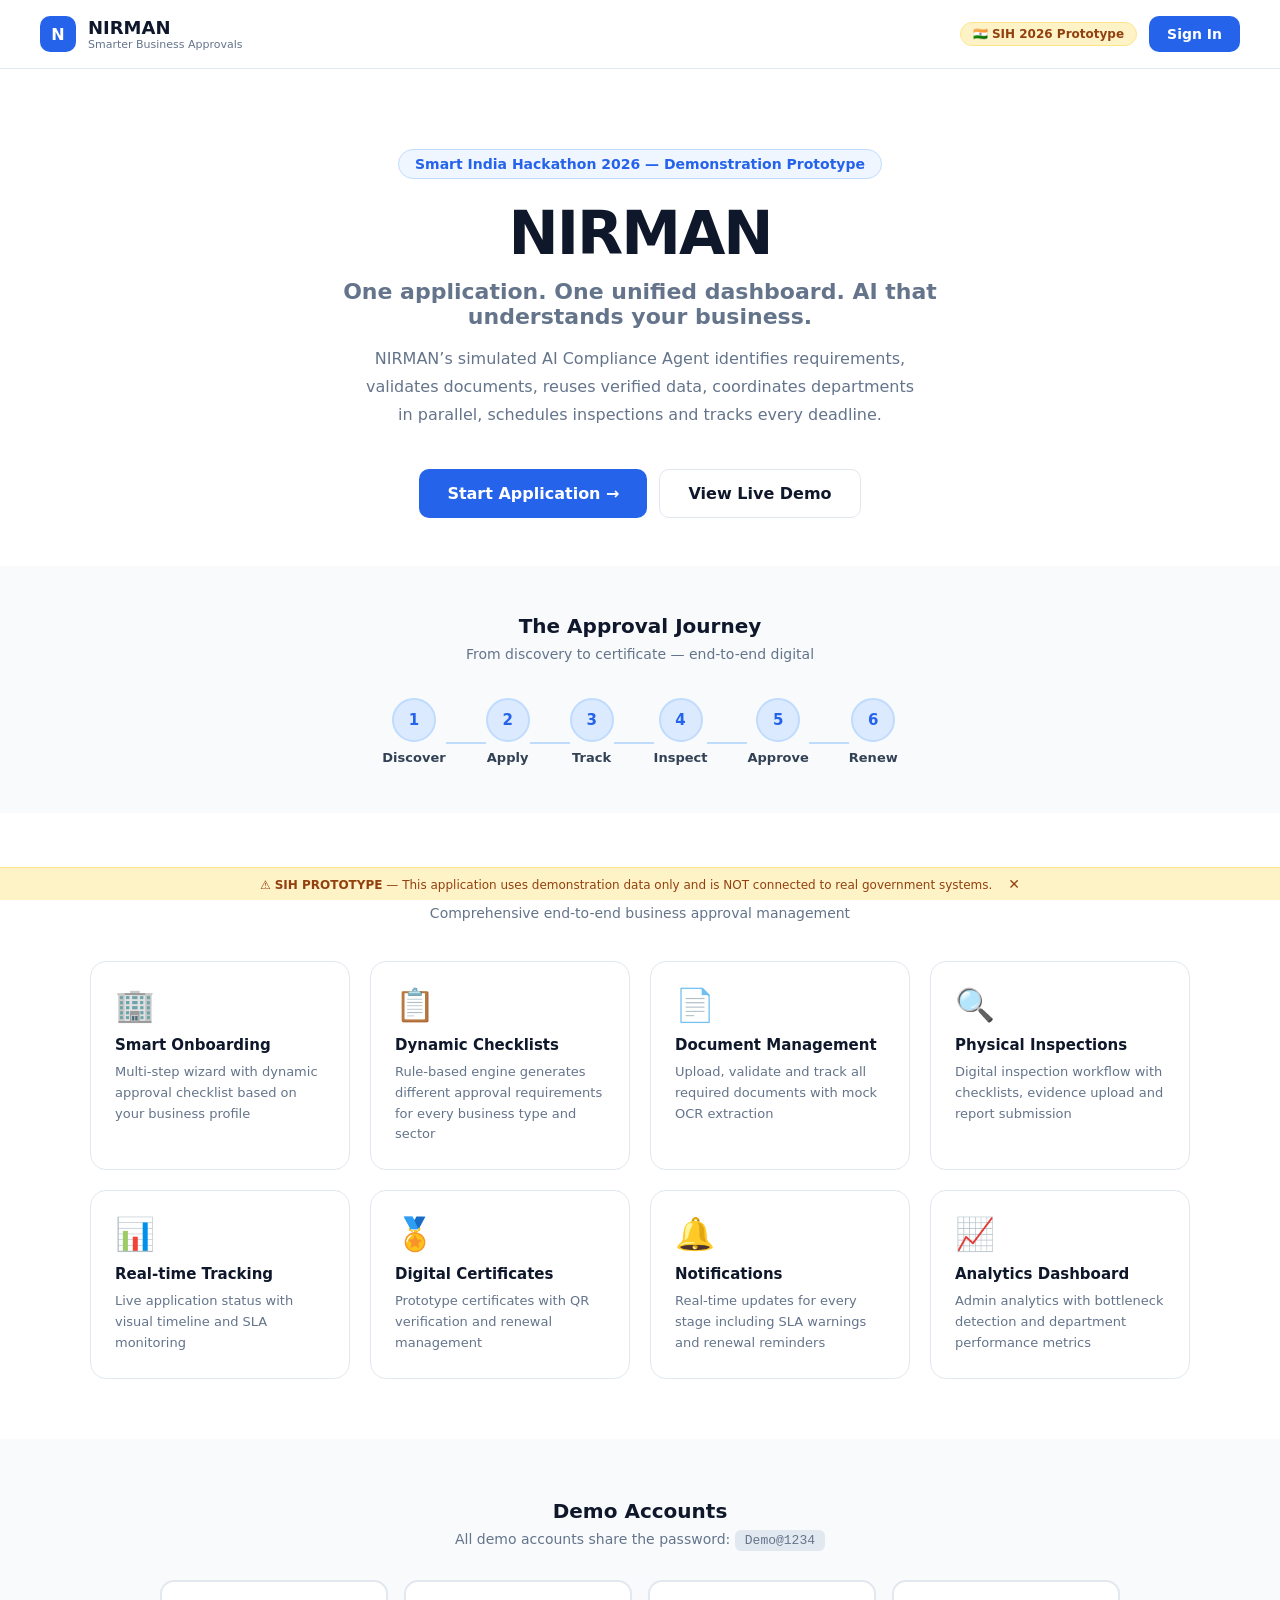
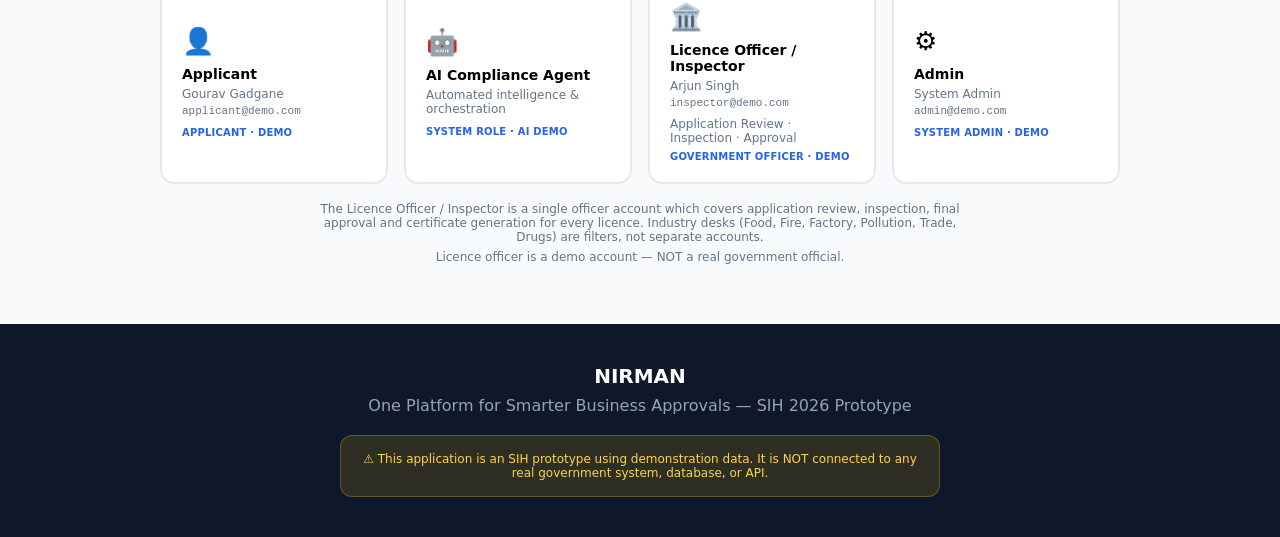
<file: frontend/index.html>
<!DOCTYPE html>
<html lang="en">
<head>
<meta charset="UTF-8">
<meta name="viewport" content="width=device-width, initial-scale=1.0">
<title>NIRMAN — One Platform for Smarter Business Approvals</title>
<style>
/* ===== CSS VARIABLES ===== */
:root {
  --blue: #2563eb; --blue-dark: #1d4ed8; --blue-light: #eff6ff;
  --green: #16a34a; --green-light: #f0fdf4;
  --amber: #d97706; --amber-light: #fffbeb;
  --red: #dc2626; --red-light: #fef2f2;
  --purple: #7c3aed; --purple-light: #f5f3ff;
  --slate: #64748b; --slate-light: #f8fafc;
  --border: #e2e8f0; --text: #0f172a; --text-muted: #64748b;
  --sidebar-w: 240px; --radius: 12px;
}

/* ===== RESET ===== */
* { box-sizing: border-box; margin: 0; padding: 0; font-family: system-ui, -apple-system, 'Segoe UI', sans-serif; }
body { background: #f8fafc; color: var(--text); min-height: 100vh; }

/* ===== LAYOUT ===== */
#app { display: flex; min-height: 100vh; }
#sidebar { width: var(--sidebar-w); background: white; border-right: 1px solid var(--border); display: flex; flex-direction: column; position: fixed; top: 0; bottom: 0; left: 0; z-index: 100; overflow-y: auto; }
#main { margin-left: var(--sidebar-w); flex: 1; padding: 32px; max-width: calc(100vw - var(--sidebar-w)); }
.hidden { display: none !important; }

/* ===== SIDEBAR ===== */
.sidebar-logo { padding: 20px; border-bottom: 1px solid var(--border); }
.logo-mark { width: 36px; height: 36px; background: var(--blue); border-radius: 10px; display: inline-flex; align-items: center; justify-content: center; color: white; font-weight: 800; font-size: 16px; flex-shrink: 0; }
.logo-text { font-size: 18px; font-weight: 800; }
.role-badge { display: inline-block; padding: 2px 8px; background: var(--blue-light); color: var(--blue); border-radius: 6px; font-size: 11px; font-weight: 600; margin-top: 6px; }
.demo-badge { display: inline-block; padding: 2px 8px; background: #fef3c7; color: #92400e; border-radius: 6px; font-size: 11px; font-weight: 600; margin-left: 4px; }
nav { padding: 12px; flex: 1; }
.nav-item { display: flex; align-items: center; gap: 10px; padding: 10px 12px; border-radius: 10px; cursor: pointer; color: var(--slate); font-size: 14px; font-weight: 500; margin-bottom: 2px; border: none; background: none; width: 100%; text-align: left; transition: background 0.15s, color 0.15s; }
.nav-item:hover { background: var(--slate-light); color: var(--text); }
.nav-item.active { background: var(--blue-light); color: var(--blue); font-weight: 600; }
.sidebar-footer { padding: 12px; border-top: 1px solid var(--border); }
.sidebar-footer button { display: flex; align-items: center; gap: 10px; padding: 10px 12px; border-radius: 10px; cursor: pointer; color: var(--slate); font-size: 14px; font-weight: 500; border: none; background: none; width: 100%; transition: background 0.15s, color 0.15s; }
.sidebar-footer button:hover { background: #fef2f2; color: var(--red); }
.sidebar-footer p { font-size: 11px; color: var(--slate); text-align: center; margin-top: 8px; }

/* ===== CARDS ===== */
.card { background: white; border-radius: var(--radius); border: 1px solid var(--border); padding: 24px; }
.grid-2 { display: grid; grid-template-columns: 1fr 1fr; gap: 16px; }
.grid-3 { display: grid; grid-template-columns: repeat(3, 1fr); gap: 16px; }
.grid-4 { display: grid; grid-template-columns: repeat(4, 1fr); gap: 16px; }

/* ===== BUTTONS ===== */
.btn { display: inline-flex; align-items: center; gap: 8px; padding: 10px 18px; border-radius: 10px; font-size: 14px; font-weight: 600; cursor: pointer; border: none; transition: all 0.15s ease; text-decoration: none; }
.btn:active { transform: scale(0.97); }
.btn-primary { background: var(--blue); color: white; }
.btn-primary:hover { background: var(--blue-dark); }
.btn-success { background: var(--green); color: white; }
.btn-success:hover { background: #15803d; }
.btn-danger { background: var(--red); color: white; }
.btn-danger:hover { background: #b91c1c; }
.btn-amber { background: #d97706; color: white; }
.btn-amber:hover { background: #b45309; }
.btn-outline { background: white; color: var(--text); border: 1px solid var(--border); }
.btn-outline:hover { background: var(--slate-light); }
.btn-sm { padding: 6px 12px; font-size: 13px; border-radius: 8px; }
.btn:disabled { opacity: 0.5; cursor: not-allowed; transform: none !important; }
.btn-icon { width: 36px; height: 36px; padding: 0; justify-content: center; border-radius: 8px; }

/* ===== STATUS BADGES ===== */
.badge { display: inline-flex; align-items: center; gap: 4px; padding: 3px 10px; border-radius: 99px; font-size: 12px; font-weight: 600; white-space: nowrap; }
.badge-blue { background: #dbeafe; color: #1e40af; }
.badge-green { background: #dcfce7; color: #15803d; }
.badge-amber { background: #fef3c7; color: #92400e; }
.badge-red { background: #fee2e2; color: #b91c1c; }
.badge-purple { background: #ede9fe; color: #6d28d9; }
.badge-slate { background: #f1f5f9; color: #475569; }
.badge-cyan { background: #cffafe; color: #0e7490; }

/* ===== FORMS ===== */
.form-group { margin-bottom: 16px; }
.form-group label { display: block; font-size: 14px; font-weight: 600; color: var(--text); margin-bottom: 6px; }
input, select, textarea { width: 100%; padding: 10px 14px; border: 1px solid var(--border); border-radius: 10px; font-size: 14px; background: white; color: var(--text); outline: none; transition: border-color 0.15s, box-shadow 0.15s; font-family: inherit; }
input:focus, select:focus, textarea:focus { border-color: var(--blue); box-shadow: 0 0 0 3px rgba(37,99,235,0.1); }
input.error, select.error { border-color: var(--red); }
textarea { resize: vertical; min-height: 80px; }
.field-error { color: var(--red); font-size: 12px; margin-top: 4px; display: none; }
.field-error.visible { display: block; }

/* ===== STAT CARDS ===== */
.stat-card { background: white; border-radius: var(--radius); border: 1px solid var(--border); padding: 20px; }
.stat-icon { width: 40px; height: 40px; border-radius: 10px; display: flex; align-items: center; justify-content: center; font-size: 18px; margin-bottom: 12px; }
.stat-value { font-size: 28px; font-weight: 800; color: var(--text); }
.stat-label { font-size: 13px; font-weight: 600; color: var(--slate); margin-top: 4px; }

/* ===== BUSINESS CARD TOTALS ===== */
.biz-stats { display: flex; align-items: center; gap: 18px; flex-shrink: 0; }
.biz-stat { text-align: center; min-width: 52px; }
.biz-num { font-size: 20px; font-weight: 800; line-height: 1; }
.biz-label { font-size: 11px; font-weight: 600; color: var(--slate); margin-top: 4px; white-space: nowrap; }
.biz-sep { width: 1px; height: 30px; background: var(--border); flex-shrink: 0; }
.biz-divider { width: 1px; height: 34px; background: var(--border); flex-shrink: 0; }

/* ===== TABLES ===== */
.table-wrap { overflow-x: auto; }
table { width: 100%; border-collapse: collapse; }
th { text-align: left; padding: 12px 16px; font-size: 12px; font-weight: 700; color: var(--slate); text-transform: uppercase; letter-spacing: 0.05em; background: var(--slate-light); border-bottom: 1px solid var(--border); white-space: nowrap; }
td { padding: 14px 16px; font-size: 14px; border-bottom: 1px solid #f1f5f9; vertical-align: middle; }
tr:last-child td { border-bottom: none; }
tr:hover td { background: #fafafa; }

/* ===== MODALS ===== */
.modal-overlay { position: fixed; inset: 0; background: rgba(0,0,0,0.5); z-index: 1000; display: flex; align-items: center; justify-content: center; padding: 16px; backdrop-filter: blur(4px); animation: fadeIn 0.2s ease; }
.modal-box { background: white; border-radius: 16px; width: 100%; max-width: 560px; max-height: 90vh; overflow-y: auto; box-shadow: 0 25px 50px rgba(0,0,0,0.2); animation: slideUp 0.25s ease; }
.modal-box-lg { max-width: 720px; }
.modal-header { padding: 20px 24px; border-bottom: 1px solid var(--border); display: flex; align-items: center; justify-content: space-between; position: sticky; top: 0; background: white; z-index: 1; }
.modal-body { padding: 24px; }
.modal-close { background: none; border: none; font-size: 20px; cursor: pointer; color: var(--slate); width: 32px; height: 32px; display: flex; align-items: center; justify-content: center; border-radius: 6px; transition: background 0.15s; }
.modal-close:hover { background: #f1f5f9; }

/* ===== TOASTS ===== */
#toasts { position: fixed; top: 16px; right: 16px; z-index: 2000; display: flex; flex-direction: column; gap: 8px; pointer-events: none; }
.toast { padding: 14px 18px; border-radius: 12px; font-size: 14px; font-weight: 500; max-width: 380px; box-shadow: 0 4px 20px rgba(0,0,0,0.12); border: 1px solid; animation: toastIn 0.3s ease; pointer-events: all; }
.toast-success { background: #f0fdf4; border-color: #86efac; color: #15803d; }
.toast-error { background: #fef2f2; border-color: #fca5a5; color: #b91c1c; }
.toast-warning { background: #fffbeb; border-color: #fcd34d; color: #92400e; }
.toast-info { background: #eff6ff; border-color: #93c5fd; color: #1e40af; }

/* ===== PAGE TITLES ===== */
.page-title { font-size: 24px; font-weight: 800; color: var(--text); margin-bottom: 4px; }
.page-subtitle { font-size: 14px; color: var(--slate); margin-bottom: 24px; }

/* ===== PROGRESS BAR ===== */
.progress-track { height: 8px; background: #e2e8f0; border-radius: 99px; overflow: hidden; }
.progress-fill { height: 100%; background: linear-gradient(to right, #22c55e, #16a34a); border-radius: 99px; transition: width 0.6s ease; }

/* ===== WIZARD STEPS ===== */
.step-flow { display: flex; align-items: flex-start; overflow-x: auto; padding-bottom: 8px; }
.step-col { display: flex; flex-direction: column; align-items: center; flex-shrink: 0; }
.step-circle { width: 36px; height: 36px; border-radius: 50%; display: flex; align-items: center; justify-content: center; font-size: 13px; font-weight: 700; flex-shrink: 0; border: 2px solid #e2e8f0; background: white; color: #94a3b8; transition: all 0.2s; }
.step-circle.done { background: var(--green); border-color: var(--green); color: white; }
.step-circle.active { background: var(--blue); border-color: var(--blue); color: white; }
.step-circle.rejected { background: var(--red); border-color: var(--red); color: white; }
.step-line.rejected { background: var(--red); }
.step-label { font-size: 11px; color: var(--slate); text-align: center; margin-top: 6px; white-space: nowrap; padding: 0 4px; }
.step-label.active { color: var(--blue); font-weight: 600; }
.step-label.done { color: var(--green); }
.step-line { width: 40px; height: 2px; background: #e2e8f0; flex-shrink: 0; margin-top: 17px; transition: background 0.3s; }
.step-line.done { background: var(--green); }

/* ===== CHECKLIST ITEMS ===== */
.checklist-item { background: white; border: 1px solid var(--border); border-radius: var(--radius); padding: 16px; margin-bottom: 10px; display: flex; align-items: flex-start; gap: 12px; transition: border-color 0.2s, background 0.2s; }
.checklist-item.approved { border-color: #86efac; background: #f0fdf4; }
.checklist-item.needs-action { border-color: #fcd34d; background: #fffbeb; }
.checklist-num { width: 28px; height: 28px; border-radius: 50%; display: flex; align-items: center; justify-content: center; font-size: 13px; font-weight: 700; flex-shrink: 0; background: #f1f5f9; color: var(--slate); }
.checklist-num.approved { background: #dcfce7; color: var(--green); }

/* ===== NOTIFICATIONS ===== */
.notif-item { padding: 16px; border-bottom: 1px solid #f1f5f9; cursor: pointer; transition: background 0.15s; }
.notif-item.unread { background: #eff6ff; }
.notif-item:hover { background: var(--slate-light); }
.notif-dot { width: 8px; height: 8px; border-radius: 50%; background: var(--blue); flex-shrink: 0; margin-top: 6px; }

/* ===== UPLOAD AREA ===== */
.upload-area { border: 2px dashed var(--border); border-radius: 12px; padding: 32px; text-align: center; cursor: pointer; transition: all 0.2s; }
.upload-area:hover { border-color: var(--blue); background: var(--blue-light); }
.upload-area.has-file { border-color: var(--green); background: var(--green-light); }

/* ===== DEMO BAR ===== */
#demo-bar { position: fixed; bottom: 0; left: 0; right: 0; background: #fef3c7; border-top: 1px solid #fde68a; padding: 8px 16px; text-align: center; font-size: 12px; color: #92400e; z-index: 999; }

/* ===== CHAT WIDGET ===== */
#chat-widget { position: fixed; bottom: 80px; right: 16px; z-index: 500; }
#chat-toggle { width: 52px; height: 52px; border-radius: 50%; background: var(--blue); color: white; border: none; cursor: pointer; font-size: 22px; display: flex; align-items: center; justify-content: center; box-shadow: 0 4px 16px rgba(37,99,235,0.35); transition: transform 0.2s, box-shadow 0.2s; }
#chat-toggle:hover { transform: scale(1.05); box-shadow: 0 6px 20px rgba(37,99,235,0.4); }
#chat-panel { position: absolute; bottom: 64px; right: 0; width: 320px; background: white; border-radius: 16px; border: 1px solid var(--border); box-shadow: 0 8px 32px rgba(0,0,0,0.12); overflow: hidden; animation: slideUp 0.2s ease; }
.chat-header { background: var(--blue); color: white; padding: 14px 16px; }
.chat-messages { height: 240px; overflow-y: auto; padding: 12px; background: #f8fafc; }
.chat-msg { max-width: 85%; margin-bottom: 10px; }
.chat-msg.user { margin-left: auto; }
.chat-bubble { padding: 8px 12px; border-radius: 12px; font-size: 13px; line-height: 1.5; }
.chat-msg.bot .chat-bubble { background: white; border: 1px solid var(--border); }
.chat-msg.user .chat-bubble { background: var(--blue); color: white; }
.chat-input-row { display: flex; gap: 8px; padding: 12px; border-top: 1px solid var(--border); }
.chat-input-row input { flex: 1; padding: 8px 12px; border: 1px solid var(--border); border-radius: 8px; font-size: 13px; outline: none; }
.chat-input-row input:focus { border-color: var(--blue); }
.chat-input-row button { padding: 8px 12px; background: var(--blue); color: white; border: none; border-radius: 8px; cursor: pointer; font-size: 14px; }

/* ===== CERTIFICATE ===== */
.cert-preview { border: 3px solid #1e3a5f; border-radius: 12px; padding: 0; overflow: hidden; position: relative; background: white; }
.cert-header-band { background: linear-gradient(135deg, #0f2460, #1e40af); color: white; padding: 24px 32px; text-align: center; }
.cert-body { padding: 32px; position: relative; }
.cert-watermark { position: absolute; top: 50%; left: 50%; transform: translate(-50%, -50%) rotate(-35deg); font-size: 32px; font-weight: 900; color: rgba(220,38,38,0.12); white-space: nowrap; pointer-events: none; letter-spacing: 2px; text-transform: uppercase; }
.cert-seal { width: 80px; height: 80px; border: 4px solid #1e40af; border-radius: 50%; display: flex; align-items: center; justify-content: center; font-size: 28px; margin: 0 auto 24px; background: #eff6ff; }
.cert-field { display: flex; justify-content: space-between; padding: 10px 0; border-bottom: 1px solid #f1f5f9; font-size: 14px; }
.cert-field:last-child { border-bottom: none; }
.cert-field-label { color: var(--slate); font-weight: 500; }
.cert-field-value { font-weight: 700; text-align: right; max-width: 60%; }

/* ===== LANDING PAGE ===== */
#landing { background: white; min-height: 100vh; }

/* ===== AUTH MODAL (Login / Register / OTP / Forgot) ===== */
.auth-tabs { display: grid; grid-template-columns: 1fr 1fr; gap: 6px; margin-bottom: 18px; padding: 4px; background: #f8fafc; border: 1px solid var(--border); border-radius: 10px; }
.auth-tab { padding: 9px 12px; border: none; background: transparent; border-radius: 8px; font-size: 13px; font-weight: 600; color: var(--slate); cursor: pointer; }
.auth-tab.active { background: #fff; color: var(--blue); box-shadow: 0 1px 3px rgba(0,0,0,0.08); }
.auth-sub { font-size: 13px; color: var(--slate); margin-bottom: 14px; }
.demo-otp-box { background: #fffbeb; border: 1px solid #fde68a; color: #92400e; padding: 10px 14px; border-radius: 10px; font-size: 12px; line-height: 1.5; margin-bottom: 14px; }
.demo-otp-box strong { font-size: 18px; letter-spacing: 3px; font-family: monospace; }
.otp-actions { display: flex; gap: 10px; margin-top: 4px; }
.otp-actions .btn { flex: 1; justify-content: center; }
.auth-alt { text-align: center; font-size: 13px; margin-top: 14px; }
.auth-alt a { color: var(--blue); text-decoration: underline; cursor: pointer; }
.fp-link { text-align: center; margin-top: 10px; }
.fp-link a { color: var(--slate); font-size: 13px; text-decoration: underline; cursor: pointer; }
.landing-header { padding: 16px 40px; border-bottom: 1px solid var(--border); display: flex; align-items: center; justify-content: space-between; position: sticky; top: 0; background: white; z-index: 50; }
.hero-title { font-size: 60px; font-weight: 900; color: var(--text); line-height: 1; letter-spacing: -2px; }
.hero-sub { font-size: 22px; font-weight: 600; color: var(--slate); margin: 16px 0; }
.hero-desc { font-size: 16px; color: var(--slate); max-width: 560px; margin: 0 auto 40px; line-height: 1.75; }
.demo-btn { border: 2px solid var(--border); border-radius: 14px; padding: 20px; cursor: pointer; background: white; text-align: left; transition: all 0.2s; width: 100%; }
.demo-btn:hover { border-color: var(--blue); background: var(--blue-light); transform: translateY(-2px); box-shadow: 0 4px 12px rgba(37,99,235,0.15); }
.feature-card { background: white; border: 1px solid var(--border); border-radius: 16px; padding: 24px; transition: box-shadow 0.2s, transform 0.2s; }
.feature-card:hover { box-shadow: 0 4px 16px rgba(0,0,0,0.08); transform: translateY(-2px); }
.journey-step { display: flex; flex-direction: column; align-items: center; }
.journey-circle { width: 44px; height: 44px; border-radius: 50%; background: #dbeafe; color: #2563eb; display: flex; align-items: center; justify-content: center; font-weight: 700; font-size: 15px; border: 2px solid #bfdbfe; }
.journey-label { font-size: 13px; font-weight: 600; margin-top: 8px; color: #334155; }
.journey-line { width: 40px; height: 2px; background: #bfdbfe; flex-shrink: 0; margin-top: 22px; }

/* ===== UTILITY ===== */
.text-muted { color: var(--slate); font-size: 13px; }
.text-sm { font-size: 13px; }
.text-xs { font-size: 12px; }
.text-right { text-align: right; }
.font-bold { font-weight: 700; }
.mt-1 { margin-top: 4px; }
.mt-2 { margin-top: 8px; }
.mt-3 { margin-top: 12px; }
.mt-4 { margin-top: 16px; }
.mb-2 { margin-bottom: 8px; }
.mb-4 { margin-bottom: 16px; }
.flex { display: flex; }
.flex-col { flex-direction: column; }
.items-center { align-items: center; }
.items-start { align-items: flex-start; }
.justify-between { justify-content: space-between; }
.justify-center { justify-content: center; }
.gap-2 { gap: 8px; }
.gap-3 { gap: 12px; }
.gap-4 { gap: 16px; }
.flex-wrap { flex-wrap: wrap; }
.flex-1 { flex: 1; }
.flex-shrink-0 { flex-shrink: 0; }
.w-full { width: 100%; }
.space-y > * + * { margin-top: 12px; }
.divider { border: none; border-top: 1px solid var(--border); margin: 16px 0; }
.info-box { background: var(--blue-light); border: 1px solid #bfdbfe; border-radius: 10px; padding: 14px; font-size: 13px; }
.warning-box { background: var(--amber-light); border: 1px solid #fcd34d; border-radius: 10px; padding: 14px; font-size: 13px; color: #92400e; }

/* ===== ANIMATIONS ===== */
@keyframes fadeIn { from { opacity: 0; } to { opacity: 1; } }
@keyframes slideUp { from { opacity: 0; transform: translateY(12px); } to { opacity: 1; transform: translateY(0); } }
@keyframes toastIn { from { opacity: 0; transform: translateX(20px); } to { opacity: 1; transform: translateX(0); } }

/* ===== RESPONSIVE ===== */
@media (max-width: 900px) {
  #sidebar { transform: translateX(-100%); }
  #main { margin-left: 0; padding: 16px; }
  .grid-4 { grid-template-columns: repeat(2, 1fr); }
  .grid-3 { grid-template-columns: 1fr 1fr; }
  .hero-title { font-size: 40px; }
  .features-grid { grid-template-columns: repeat(2, 1fr) !important; }
}
@media (max-width: 600px) {
  .grid-2, .grid-3, .grid-4 { grid-template-columns: 1fr; }
  .landing-header { padding: 12px 16px; }
  .biz-stats { gap: 14px; }
  .biz-divider { display: none; }
  .features-grid { grid-template-columns: 1fr !important; }
}
</style>
</head>
<body>

<!-- Demo Bar -->
<div id="demo-bar">
  ⚠️ <strong>SIH PROTOTYPE</strong> — This application uses demonstration data only and is NOT connected to real government systems.
  <button onclick="this.parentElement.style.display='none'" style="margin-left:12px;background:none;border:none;cursor:pointer;color:#92400e;font-weight:700;font-size:14px">✕</button>
</div>

<!-- Toast Container -->
<div id="toasts"></div>

<!-- ==================== APP SHELL ==================== -->
<div id="app" class="hidden">
  <div id="sidebar">
    <div class="sidebar-logo">
      <div class="flex items-center gap-2">
        <div class="logo-mark">N</div>
        <div>
          <div class="logo-text">NIRMAN</div>
          <div id="user-name-display" style="font-size:12px;color:var(--slate)"></div>
        </div>
      </div>
      <div style="margin-top:10px">
        <span class="role-badge" id="role-badge"></span>
        <span class="demo-badge">DEMO</span>
      </div>
    </div>
    <nav id="sidebar-nav"></nav>
    <div class="sidebar-footer">
      <button onclick="logout()">🚪 Sign Out</button>
      <p>SIH Prototype — Demo Data Only</p>
    </div>
  </div>
  <div id="main">
    <div id="page-content"></div>
  </div>
</div>

<!-- ==================== LANDING PAGE ==================== -->
<div id="landing">
  <header class="landing-header">
    <div class="flex items-center gap-3">
      <div class="logo-mark">N</div>
      <div>
        <div style="font-size:18px;font-weight:800">NIRMAN</div>
        <div style="font-size:11px;color:var(--slate)">Smarter Business Approvals</div>
      </div>
    </div>
    <div class="flex items-center gap-3">
      <span style="font-size:12px;background:#fef3c7;color:#92400e;padding:4px 12px;border-radius:99px;font-weight:600;border:1px solid #fde68a">🇮🇳 SIH 2026 Prototype</span>
      <button class="btn btn-primary" onclick="showLoginModal()">Sign In</button>
    </div>
  </header>

  <!-- Hero -->
  <div style="max-width:800px;margin:0 auto;text-align:center;padding:80px 24px 48px">
    <div style="display:inline-block;background:#eff6ff;color:var(--blue);padding:6px 16px;border-radius:99px;font-size:14px;font-weight:600;margin-bottom:24px;border:1px solid #bfdbfe">Smart India Hackathon 2026 — Demonstration Prototype</div>
    <h1 class="hero-title">NIRMAN</h1>
    <div class="hero-sub">One application. One unified dashboard. AI that understands your business.</div>
    <p class="hero-desc">NIRMAN’s simulated AI Compliance Agent identifies requirements, validates documents, reuses verified data, coordinates departments in parallel, schedules inspections and tracks every deadline.</p>
    <div class="flex justify-center gap-3 flex-wrap">
      <button class="btn btn-primary" style="padding:14px 28px;font-size:16px" onclick="showLoginModal()">Start Application →</button>
      <button class="btn btn-outline" style="padding:14px 28px;font-size:16px" onclick="quickLogin('applicant@demo.com')">View Live Demo</button>
    </div>
  </div>

  <!-- Approval Journey -->
  <div style="background:#f8fafc;padding:48px 24px;text-align:center">
    <h2 style="font-size:20px;font-weight:700;margin-bottom:8px">The Approval Journey</h2>
    <p style="color:var(--slate);margin-bottom:36px;font-size:14px">From discovery to certificate — end-to-end digital</p>
    <div class="flex justify-center items-center flex-wrap" style="gap:0;max-width:700px;margin:0 auto">
      <div class="flex items-center">
        <div class="journey-step"><div class="journey-circle">1</div><span class="journey-label">Discover</span></div>
        <div class="journey-line"></div>
      </div>
      <div class="flex items-center">
        <div class="journey-step"><div class="journey-circle">2</div><span class="journey-label">Apply</span></div>
        <div class="journey-line"></div>
      </div>
      <div class="flex items-center">
        <div class="journey-step"><div class="journey-circle">3</div><span class="journey-label">Track</span></div>
        <div class="journey-line"></div>
      </div>
      <div class="flex items-center">
        <div class="journey-step"><div class="journey-circle">4</div><span class="journey-label">Inspect</span></div>
        <div class="journey-line"></div>
      </div>
      <div class="flex items-center">
        <div class="journey-step"><div class="journey-circle">5</div><span class="journey-label">Approve</span></div>
        <div class="journey-line"></div>
      </div>
      <div class="journey-step"><div class="journey-circle">6</div><span class="journey-label">Renew</span></div>
    </div>
  </div>

  <!-- Key Features -->
  <div style="padding:60px 24px">
    <h2 style="text-align:center;font-size:20px;font-weight:700;margin-bottom:8px">Key Features</h2>
    <p style="text-align:center;color:var(--slate);margin-bottom:40px;font-size:14px">Comprehensive end-to-end business approval management</p>
    <div class="features-grid" style="display:grid;grid-template-columns:repeat(4,1fr);gap:20px;max-width:1100px;margin:0 auto">
      <div class="feature-card"><div style="font-size:32px;margin-bottom:12px">🏢</div><div style="font-size:15px;font-weight:700;margin-bottom:8px">Smart Onboarding</div><div style="font-size:13px;color:var(--slate);line-height:1.6">Multi-step wizard with dynamic approval checklist based on your business profile</div></div>
      <div class="feature-card"><div style="font-size:32px;margin-bottom:12px">📋</div><div style="font-size:15px;font-weight:700;margin-bottom:8px">Dynamic Checklists</div><div style="font-size:13px;color:var(--slate);line-height:1.6">Rule-based engine generates different approval requirements for every business type and sector</div></div>
      <div class="feature-card"><div style="font-size:32px;margin-bottom:12px">📄</div><div style="font-size:15px;font-weight:700;margin-bottom:8px">Document Management</div><div style="font-size:13px;color:var(--slate);line-height:1.6">Upload, validate and track all required documents with mock OCR extraction</div></div>
      <div class="feature-card"><div style="font-size:32px;margin-bottom:12px">🔍</div><div style="font-size:15px;font-weight:700;margin-bottom:8px">Physical Inspections</div><div style="font-size:13px;color:var(--slate);line-height:1.6">Digital inspection workflow with checklists, evidence upload and report submission</div></div>
      <div class="feature-card"><div style="font-size:32px;margin-bottom:12px">📊</div><div style="font-size:15px;font-weight:700;margin-bottom:8px">Real-time Tracking</div><div style="font-size:13px;color:var(--slate);line-height:1.6">Live application status with visual timeline and SLA monitoring</div></div>
      <div class="feature-card"><div style="font-size:32px;margin-bottom:12px">🏅</div><div style="font-size:15px;font-weight:700;margin-bottom:8px">Digital Certificates</div><div style="font-size:13px;color:var(--slate);line-height:1.6">Prototype certificates with QR verification and renewal management</div></div>
      <div class="feature-card"><div style="font-size:32px;margin-bottom:12px">🔔</div><div style="font-size:15px;font-weight:700;margin-bottom:8px">Notifications</div><div style="font-size:13px;color:var(--slate);line-height:1.6">Real-time updates for every stage including SLA warnings and renewal reminders</div></div>
      <div class="feature-card"><div style="font-size:32px;margin-bottom:12px">📈</div><div style="font-size:15px;font-weight:700;margin-bottom:8px">Analytics Dashboard</div><div style="font-size:13px;color:var(--slate);line-height:1.6">Admin analytics with bottleneck detection and department performance metrics</div></div>
    </div>
  </div>

  <!-- Demo Accounts -->
  <div style="background:#f8fafc;padding:60px 24px;text-align:center">
    <h2 style="font-size:20px;font-weight:700;margin-bottom:8px">Demo Accounts</h2>
    <p style="color:var(--slate);margin-bottom:32px;font-size:14px">All demo accounts share the password: <code style="background:#e2e8f0;padding:3px 10px;border-radius:6px;font-size:13px;font-family:monospace">Demo@1234</code></p>
    <div style="display:grid;grid-template-columns:repeat(auto-fit,minmax(210px,1fr));gap:16px;max-width:960px;margin:0 auto">
      <button class="demo-btn" onclick="quickLogin('applicant@demo.com')">
        <div style="font-size:26px;margin-bottom:10px">👤</div>
        <div style="font-size:14px;font-weight:700">Applicant</div>
        <div style="font-size:12px;color:var(--slate);margin-top:5px">Gourav Gadgane</div>
        <div style="font-size:11px;color:var(--slate);font-family:monospace;margin-top:4px">applicant@demo.com</div>
        <div style="font-size:10px;font-weight:700;color:var(--blue);margin-top:10px;letter-spacing:.02em">APPLICANT · DEMO</div>
      </button>
      <button class="demo-btn" onclick="openAiAgentDemo()">
        <div style="font-size:26px;margin-bottom:10px">🤖</div>
        <div style="font-size:14px;font-weight:700">AI Compliance Agent</div>
        <div style="font-size:12px;color:var(--slate);margin-top:5px">Automated intelligence &amp; orchestration</div>
        <div style="font-size:10px;font-weight:700;color:var(--blue);margin-top:10px;letter-spacing:.02em">SYSTEM ROLE · AI DEMO</div>
      </button>
      <button class="demo-btn" onclick="quickLogin('inspector@demo.com')">
        <div style="font-size:26px;margin-bottom:10px">🏛️</div>
        <div style="font-size:14px;font-weight:700">Licence Officer / Inspector</div>
        <div style="font-size:12px;color:var(--slate);margin-top:5px">Arjun Singh</div>
        <div style="font-size:11px;color:var(--slate);font-family:monospace;margin-top:4px">inspector@demo.com</div>
        <div style="font-size:12px;color:var(--slate);margin-top:8px">Application Review · Inspection · Approval</div>
        <div style="font-size:10px;font-weight:700;color:var(--blue);margin-top:6px;letter-spacing:.02em">GOVERNMENT OFFICER · DEMO</div>
      </button>
      <button class="demo-btn" onclick="quickLogin('admin@demo.com')">
        <div style="font-size:26px;margin-bottom:10px">⚙️</div>
        <div style="font-size:14px;font-weight:700">Admin</div>
        <div style="font-size:12px;color:var(--slate);margin-top:5px">System Admin</div>
        <div style="font-size:11px;color:var(--slate);font-family:monospace;margin-top:4px">admin@demo.com</div>
        <div style="font-size:10px;font-weight:700;color:var(--blue);margin-top:10px;letter-spacing:.02em">SYSTEM ADMIN · DEMO</div>
      </button>
    </div>
    <p style="color:var(--slate);margin:18px auto 0;max-width:640px;font-size:12px">The Licence Officer / Inspector is a single officer account which covers application review, inspection, final approval and certificate generation for every licence. Industry desks (Food, Fire, Factory, Pollution, Trade, Drugs) are filters, not separate accounts.</p>
    <p style="color:var(--slate);margin:6px auto 0;max-width:640px;font-size:12px">Licence officer is a demo account — NOT a real government official.</p>
    <div id="landing-login-error" style="display:none;margin:16px auto 0;max-width:400px;background:#fef2f2;color:#b91c1c;padding:10px 16px;border-radius:10px;font-size:14px"></div>
  </div>

  <footer style="background:#0f172a;color:#94a3b8;padding:40px 24px;text-align:center">
    <div style="font-size:20px;font-weight:800;color:white;margin-bottom:8px">NIRMAN</div>
    <p style="margin-bottom:20px">One Platform for Smarter Business Approvals — SIH 2026 Prototype</p>
    <div style="background:rgba(234,179,8,0.15);border:1px solid rgba(234,179,8,0.3);border-radius:12px;padding:16px;max-width:600px;margin:0 auto;color:#fcd34d;font-size:12px">
      ⚠️ This application is an SIH prototype using demonstration data. It is NOT connected to any real government system, database, or API.
    </div>
  </footer>
</div>

<!-- ==================== AUTH MODAL (Login / Register / OTP / Forgot) ==================== -->
<div id="login-modal" class="modal-overlay hidden">
  <div class="modal-box" style="max-width:440px">
    <div class="modal-header">
      <div>
        <div style="font-weight:700;font-size:16px" id="auth-modal-title">Sign In to NIRMAN</div>
        <div style="font-size:12px;color:var(--slate);margin-top:2px">SIH 2026 Prototype</div>
      </div>
      <button class="modal-close" onclick="hideLoginModal()">✕</button>
    </div>
    <div class="modal-body">

      <!-- ===== SIGN IN ===== -->
      <div id="auth-view-login">
        <div class="auth-tabs">
          <button class="auth-tab active" id="auth-tab-login" onclick="showAuthView('login')">Sign In</button>
          <button class="auth-tab" id="auth-tab-register" onclick="showAuthView('register')">Create Account</button>
        </div>
        <div class="form-group">
          <label>Email Address</label>
          <input type="email" id="login-email" placeholder="your@email.com" autocomplete="username" onkeydown="if(event.key==='Enter')doLogin()">
        </div>
        <div class="form-group">
          <label>Password</label>
          <input type="password" id="login-password" placeholder="Your password" autocomplete="current-password" onkeydown="if(event.key==='Enter')doLogin()">
        </div>
        <div id="login-modal-error" style="display:none;background:#fef2f2;color:#b91c1c;padding:10px 14px;border-radius:8px;font-size:14px;margin-bottom:12px"></div>
        <button class="btn btn-primary w-full" id="login-btn" onclick="doLogin()" style="justify-content:center">Sign In</button>
        <div class="fp-link"><a onclick="showAuthView('forgot')">Forgot password?</a></div>
        <hr class="divider">
        <p style="font-size:13px;color:var(--slate);text-align:center;margin-bottom:12px">Quick demo access:</p>
        <div style="display:grid;grid-template-columns:1fr 1fr;gap:8px">
          <button class="btn btn-outline btn-sm" onclick="quickLogin('applicant@demo.com')">👤 Applicant</button>
          <button class="btn btn-outline btn-sm" onclick="openAiAgentDemo()">🤖 AI Agent</button>
          <button class="btn btn-outline btn-sm" onclick="quickLogin('inspector@demo.com')">🏛️ Officer / Inspector</button>
          <button class="btn btn-outline btn-sm" onclick="quickLogin('admin@demo.com')">⚙️ Admin</button>
        </div>
      </div>

      <!-- ===== REGISTER ===== -->
      <div id="auth-view-register" class="hidden">
        <div class="auth-sub">Create a new applicant account. You will verify your email &amp; mobile with a one-time code before you can sign in.</div>
        <div class="form-group"><label>Full Name</label><input type="text" id="reg-name" placeholder="e.g. Anjali Verma" autocomplete="name" maxlength="100" onkeydown="if(event.key==='Enter')doRegister()"></div>
        <div class="form-group"><label>Email Address</label><input type="email" id="reg-email" placeholder="your@email.com" autocomplete="email" onkeydown="if(event.key==='Enter')doRegister()"></div>
        <div class="form-group"><label>Mobile Number</label><input type="tel" id="reg-mobile" placeholder="10-digit Indian mobile" autocomplete="tel" maxlength="15" onkeydown="if(event.key==='Enter')doRegister()"></div>
        <div class="form-group"><label>Password</label><input type="password" id="reg-password" placeholder="At least 8 characters" autocomplete="new-password" onkeydown="if(event.key==='Enter')doRegister()"></div>
        <div class="form-group"><label>Confirm Password</label><input type="password" id="reg-confirm" placeholder="Re-enter password" autocomplete="new-password" onkeydown="if(event.key==='Enter')doRegister()"></div>
        <div id="register-error" style="display:none;background:#fef2f2;color:#b91c1c;padding:10px 14px;border-radius:8px;font-size:14px;margin-bottom:12px"></div>
        <button class="btn btn-primary w-full" id="register-btn" onclick="doRegister()" style="justify-content:center">Create Account</button>
        <p class="auth-alt">Already have an account? <a onclick="showAuthView('login')">Sign In</a></p>
      </div>

      <!-- ===== OTP VERIFICATION ===== -->
      <div id="auth-view-otp" class="hidden">
        <div style="text-align:center;font-size:30px;margin-bottom:8px">📱</div>
        <div style="text-align:center;font-size:15px;font-weight:700;margin-bottom:4px">Verify your account</div>
        <p class="auth-sub" style="text-align:center">Enter the 6-digit code sent to your email &amp; mobile <span id="otp-target-email" style="font-weight:600"></span></p>
        <div id="otp-demo-box" class="demo-otp-box" style="display:none">
          DEMO ONLY — no SMS/email provider is configured, so the code is shown here for the SIH demo: <div style="margin-top:4px"><strong id="otp-demo-code"></strong></div>
        </div>
        <div class="form-group"><label>6-digit code</label><input type="text" id="otp-code" inputmode="numeric" maxlength="6" placeholder="••••••" autocomplete="one-time-code" onkeydown="if(event.key==='Enter')doVerifyOtp()"></div>
        <div id="otp-error" style="display:none;background:#fef2f2;color:#b91c1c;padding:10px 14px;border-radius:8px;font-size:14px;margin-bottom:12px"></div>
        <div class="otp-actions">
          <button class="btn btn-primary" id="verify-btn" onclick="doVerifyOtp()">Verify Account</button>
          <button class="btn btn-outline" id="resend-btn" onclick="doResendOtp()">Resend OTP</button>
        </div>
        <p class="auth-alt"><a onclick="showAuthView('login')">← Back to Sign In</a></p>
      </div>

      <!-- ===== FORGOT PASSWORD ===== -->
      <div id="auth-view-forgot" class="hidden">
        <div style="text-align:center;font-size:30px;margin-bottom:8px">🔑</div>

        <!-- step A: request code -->
        <div id="forgot-step-email">
          <div style="text-align:center;font-size:15px;font-weight:700;margin-bottom:4px">Reset your password</div>
          <p class="auth-sub" style="text-align:center">Enter your registered email. We'll send you a one-time reset code.</p>
          <div class="form-group"><label>Email Address</label><input type="email" id="forgot-email" placeholder="your@email.com" onkeydown="if(event.key==='Enter')doForgotSend()"></div>
          <div id="forgot-error" style="display:none;background:#fef2f2;color:#b91c1c;padding:10px 14px;border-radius:8px;font-size:14px;margin-bottom:12px"></div>
          <button class="btn btn-primary w-full" id="forgot-btn" onclick="doForgotSend()" style="justify-content:center">Send Reset Code</button>
        </div>

        <!-- step B: reset -->
        <div id="forgot-step-reset" class="hidden">
          <div style="text-align:center;font-size:15px;font-weight:700;margin-bottom:4px">Set a new password</div>
          <p class="auth-sub" style="text-align:center">Enter the code we sent to <span id="forgot-target-email" style="font-weight:600"></span></p>
          <div id="forgot-demo-box" class="demo-otp-box" style="display:none">
            DEMO ONLY — no SMS/email provider is configured, so the code is shown here for the SIH demo: <div style="margin-top:4px"><strong id="forgot-demo-code"></strong></div>
          </div>
          <div class="form-group"><label>6-digit code</label><input type="text" id="reset-otp" inputmode="numeric" maxlength="6" placeholder="••••••" onkeydown="if(event.key==='Enter')doResetPassword()"></div>
          <div class="form-group"><label>New Password</label><input type="password" id="reset-password" placeholder="At least 8 characters" onkeydown="if(event.key==='Enter')doResetPassword()"></div>
          <div class="form-group"><label>Confirm New Password</label><input type="password" id="reset-confirm" placeholder="Re-enter password" onkeydown="if(event.key==='Enter')doResetPassword()"></div>
          <div id="reset-error" style="display:none;background:#fef2f2;color:#b91c1c;padding:10px 14px;border-radius:8px;font-size:14px;margin-bottom:12px"></div>
          <button class="btn btn-primary w-full" id="reset-btn" onclick="doResetPassword()" style="justify-content:center">Reset Password</button>
        </div>

        <p class="auth-alt"><a onclick="showAuthView('login')">← Back to Sign In</a></p>
      </div>

    </div>
  </div>
</div>

<!-- ==================== GENERIC MODAL ==================== -->
<div id="generic-modal" class="modal-overlay hidden">
  <div class="modal-box" id="generic-modal-box">
    <div class="modal-header">
      <strong id="modal-title">Modal</strong>
      <button class="modal-close" onclick="closeModal()">✕</button>
    </div>
    <div class="modal-body" id="modal-body"></div>
  </div>
</div>

<!-- ==================== CERTIFICATE MODAL ==================== -->
<div id="cert-modal" class="modal-overlay hidden">
  <div class="modal-box modal-box-lg">
    <div class="modal-header">
      <div>
        <div style="font-weight:700;font-size:16px">Certificate Viewer</div>
        <div style="font-size:12px;color:var(--red);margin-top:2px;font-weight:600">⚠ DEMO — NOT A GOVERNMENT-ISSUED DOCUMENT</div>
      </div>
      <button class="modal-close" onclick="closeCertModal()">✕</button>
    </div>
    <div class="modal-body" id="cert-modal-body"></div>
  </div>
</div>

<!-- ==================== CHAT WIDGET ==================== -->
<div id="chat-widget" class="hidden">
  <div id="chat-panel" class="hidden">
    <div class="chat-header">
      <div class="flex items-center gap-3">
        <div style="width:32px;height:32px;background:rgba(255,255,255,0.2);border-radius:50%;display:flex;align-items:center;justify-content:center;font-weight:800">N</div>
        <div>
          <div style="font-size:14px;font-weight:700">NIRMAN Assistant</div>
          <div style="font-size:11px;opacity:0.8">Demo AI · Not legal advice</div>
        </div>
      </div>
    </div>
    <div class="chat-messages" id="chat-messages">
      <div class="chat-msg bot"><div class="chat-bubble">👋 Hi! I'm the NIRMAN Assistant. Ask me about approvals, documents, or timelines!</div></div>
    </div>
    <div style="padding:8px 12px;border-top:1px solid var(--border);display:flex;gap:6px;overflow-x:auto;scrollbar-width:none">
      <button onclick="sendQuickQ(this)" style="background:#f1f5f9;border:none;padding:5px 12px;border-radius:99px;font-size:12px;cursor:pointer;white-space:nowrap;color:var(--slate)">What approvals do I need?</button>
      <button onclick="sendQuickQ(this)" style="background:#f1f5f9;border:none;padding:5px 12px;border-radius:99px;font-size:12px;cursor:pointer;white-space:nowrap;color:var(--slate)">Documents required?</button>
      <button onclick="sendQuickQ(this)" style="background:#f1f5f9;border:none;padding:5px 12px;border-radius:99px;font-size:12px;cursor:pointer;white-space:nowrap;color:var(--slate)">How long does it take?</button>
    </div>
    <div class="chat-input-row">
      <input type="text" id="chat-input" placeholder="Ask anything..." onkeydown="if(event.key==='Enter')sendChat()">
      <button onclick="sendChat()">➤</button>
    </div>
  </div>
  <button id="chat-toggle" onclick="toggleChat()">💬</button>
</div>

<script>
/* ===================================================
   NIRMAN FRONTEND — COMPLETE VANILLA JS SPA
   Backend: http://localhost:5001
   =================================================== */

const API = 'http://localhost:5001/api';

// ==================== STATE ====================
let token = localStorage.getItem('nirman_token') || null;
let user = null;
try { user = JSON.parse(localStorage.getItem('nirman_user') || 'null'); } catch(e) {}
let currentPage = '';
let chatOpen = false;

// ==================== API ====================
async function api(method, path, body, overrideToken) {
  const opts = { method, headers: { 'Content-Type': 'application/json' } };
  const t = overrideToken || token;
  if (t) opts.headers['Authorization'] = 'Bearer ' + t;
  if (body) opts.body = JSON.stringify(body);
  try {
    const r = await fetch(API + path, opts);
    let d;
    try { d = await r.json(); }
    catch (e) {
      const text = await r.text().catch(() => '');
      d = { error: r.ok ? undefined : `Server returned non-JSON (${r.status})`, msg: text.slice(0, 200) || undefined };
    }
    if (r.status === 401 && (d.msg || d.error) && path !== '/auth/login') {
      if (typeof window.handleSessionExpired === 'function') window.handleSessionExpired();
    }
    if (!r.ok) throw new Error(d.error || d.msg || `Request failed (${r.status})`);
    return d;
  } catch(e) {
    if (e.message === 'Failed to fetch') throw new Error('Cannot connect to NIRMAN server at localhost:5001. Is the server running?');
    throw e;
  }
}

async function apiUpload(path, formData) {
  const r = await fetch(API + path, { method: 'POST', headers: { 'Authorization': 'Bearer ' + token }, body: formData });
  const d = await r.json();
  if (!r.ok) throw new Error(d.error || 'Upload failed');
  return d;
}

// ==================== TOAST ====================
function toast(msg, type = 'info') {
  const el = document.createElement('div');
  el.className = `toast toast-${type}`;
  const icons = { success: '✅', error: '❌', warning: '⚠️', info: 'ℹ️' };
  el.innerHTML = `<strong>${icons[type] || 'ℹ️'}</strong> ${msg}`;
  document.getElementById('toasts').appendChild(el);
  setTimeout(() => el.style.opacity = '0', 4500);
  setTimeout(() => el.remove(), 5000);
}

// ==================== STATUS BADGES ====================
const STATUS_MAP = {
  DRAFT: ['badge-slate', 'Draft'],
  SUBMITTED: ['badge-blue', 'Submitted'],
  UNDER_REVIEW: ['badge-blue', 'Under Review'],
  CORRECTION_REQUIRED: ['badge-amber', 'Correction Required'],
  ADDITIONAL_DOCUMENTS_REQUIRED: ['badge-amber', 'Additional Documents'],
  DOCUMENT_VALIDATION: ['badge-blue', 'Document Validation'],
  INSPECTION_REQUIRED: ['badge-amber', 'Inspection Required'],
  INSPECTION_SCHEDULED: ['badge-purple', 'Inspection Scheduled'],
  INSPECTION_COMPLETED: ['badge-cyan', 'Inspection Completed'],
  INSPECTION_PASSED: ['badge-green', 'Inspection Passed'],
  DECISION_PENDING: ['badge-amber', 'Decision Pending'],
  APPROVED: ['badge-green', '✓ Approved'],
  REJECTED: ['badge-red', '✗ Rejected'],
  NOT_APPLIED: ['badge-slate', 'Not Applied'],
  EXPIRED: ['badge-slate', 'Expired'],
  PENDING: ['badge-slate', 'Pending'],
  VERIFIED: ['badge-green', '✓ Verified'],
  RESOLVED: ['badge-green', 'Resolved'],
  UNDER_REVIEW_G: ['badge-blue', 'Under Review'],
};
function badge(status) {
  const [cls, label] = STATUS_MAP[status] || ['badge-slate', status || 'Unknown'];
  return `<span class="badge ${cls}">${label}</span>`;
}

function sectorIcon(sector) {
  const icons = { FOOD_PROCESSING:'🥦', MANUFACTURING:'⚙️', RESTAURANT:'🍽️', CONSTRUCTION:'🏗️', ELECTRONICS:'💡', REAL_ESTATE:'🏢', RETAIL:'🛒', HEALTHCARE:'🏥', EDUCATION:'📚' };
  return icons[sector] || '🏢';
}

function fmtDate(d) { return d ? new Date(d).toLocaleDateString('en-IN') : '—'; }
function fmtDateTime(d) { return d ? new Date(d).toLocaleString('en-IN', {dateStyle:'short',timeStyle:'short'}) : '—'; }
function safe(text) { return String(text === undefined || text === null ? '' : text).replace(/&/g,'&amp;').replace(/</g,'&lt;').replace(/>/g,'&gt;').replace(/"/g,'&quot;').replace(/'/g,'&#039;'); }
function readable(value) { return safe(String(value || '—').replace(/_/g, ' ')); }

// Parse Indian monetary amount strings (exact rupees). Accepts plain numbers,
// comma-separated Indian notation, and lakh/crore suffixes (e.g. "1.5 Crore").
window.parseInvestmentAmount = function(value) {
  if (value === null || value === undefined) return null;
  const s = String(value).trim();
  if (s === '') return null;
  let cleaned = s.replace(/,/g, '').replace(/₹/g, '').trim().toUpperCase();
  const m = cleaned.match(/^([0-9]+(?:\.[0-9]+)?)\s*(CRORE|CR|LAKH|L|K|M)?$/);
  if (!m) return null;
  let num = parseFloat(m[1]);
  if (isNaN(num)) return null;
  const unit = m[2];
  if (unit === 'CRORE' || unit === 'CR') num *= 10000000;
  else if (unit === 'LAKH' || unit === 'L') num *= 100000;
  else if (unit === 'K') num *= 1000;
  else if (unit === 'M') num *= 1000000;
  return Math.round(num);
};

// Format an exact rupee amount using Indian digit grouping.
window.formatIndianNumber = function(value) {
  const num = Number(value);
  if (isNaN(num)) return '0';
  return num.toLocaleString('en-IN', { maximumFractionDigits: 0 });
};

// Live-update only the MSME hint box on the Size & Scale step, without
// re-rendering the whole wizard (which would drop focus mid-typing).
window.updateMsmeBox = function() {
  const box = document.getElementById('msme-box');
  if (!box) return;
  const fd = window.wizardFormData || {};
  const msme = window.parseInvestmentAmount(fd.investment_amount);
  const cls = (msme === null || msme === undefined || isNaN(msme)) ? null
    : (msme > 10000000 ? '🏭 Large Enterprise' : msme > 2500000 ? '🏢 Medium Enterprise' : '🏪 Small/Micro Enterprise');
  box.innerHTML = cls
    ? `<div class="info-box mt-2"><strong>Investment: ₹${window.formatIndianNumber(msme)}</strong><span class="text-xs text-muted"> — </span><strong>MSME Classification (Indicative):</strong> ${cls} <span class="text-xs text-muted">— Demo classification only</span></div>`
    : '';
};

function fmtSize(bytes) { if (!bytes) return '—'; const kb = bytes / 1024; return kb < 1024 ? `${Math.round(kb)} KB` : `${(kb / 1024).toFixed(1)} MB`; }
function stateBadge(state) { const m = { APPROVED:'badge-green', APPROVAL_READY:'badge-green', VERIFIED:'badge-green', PARALLEL_PROCESSING:'badge-purple', AI_REVIEW:'badge-purple', AI_ANALYSIS:'badge-purple', AI_PROCESSING:'badge-purple', AI_CHECK_COMPLETE:'badge-purple', SUBMITTED_TO_AUTHORITY:'badge-blue', ASSIGNED_TO_OFFICER:'badge-blue', INSPECTION_SCHEDULED:'badge-purple', INSPECTION_COMPLETED:'badge-cyan', INSPECTION_PASSED:'badge-green', NEEDS_CORRECTION:'badge-amber', CORRECTION_REQUIRED:'badge-amber', INSPECTION_REQUIRED:'badge-amber', EXCEPTION:'badge-red', REJECTED:'badge-red', UNDER_REVIEW:'badge-blue', SUBMITTED:'badge-blue', DOCUMENT_VALIDATION:'badge-blue', DRAFT:'badge-slate' }; return `<span class="badge ${m[state] || 'badge-slate'}">${readable(state)}</span>`; }

// ==================== AUTH ====================
let _otpEmail = '';       // email currently being OTP-verified
let _forgotEmail = '';    // email in the forgot-password flow
let _resendTimer = null;  // resend cooldown interval
let _authView = 'login';

function showAuthView(view) {
  _authView = view;
  ['login', 'register', 'otp', 'forgot'].forEach(v => {
    const el = document.getElementById('auth-view-' + v);
    if (el) el.classList.toggle('hidden', v !== view);
  });
  ['login', 'register'].forEach(v => {
    const t = document.getElementById('auth-tab-' + v);
    if (t) t.classList.toggle('active', v === view);
  });
  const titles = { login: 'Sign In to NIRMAN', register: 'Create Account', otp: 'Verify your account', forgot: 'Forgot Password' };
  const t = document.getElementById('auth-modal-title');
  if (t) t.textContent = titles[view] || 'NIRMAN';
  ['login-modal-error', 'register-error', 'otp-error', 'forgot-error', 'reset-error'].forEach(id => {
    const el = document.getElementById(id);
    if (el) el.style.display = 'none';
  });
  if (view === 'login') setTimeout(() => document.getElementById('login-email').focus(), 50);
  if (view === 'register') setTimeout(() => document.getElementById('reg-name').focus(), 50);
  if (view === 'otp') { setTimeout(() => document.getElementById('otp-code').focus(), 50); }
  if (view === 'forgot') {
    document.getElementById('forgot-step-email').classList.remove('hidden');
    document.getElementById('forgot-step-reset').classList.add('hidden');
    setTimeout(() => document.getElementById('forgot-email').focus(), 50);
  }
}

function showLoginModal() {
  document.getElementById('login-modal').classList.remove('hidden');
  showAuthView('login');
  setTimeout(() => document.getElementById('login-email').focus(), 100);
}

function hideLoginModal() {
  if (_resendTimer) { clearInterval(_resendTimer); _resendTimer = null; }
  const rb = document.getElementById('resend-btn');
  if (rb) { rb.disabled = false; rb.textContent = 'Resend OTP'; }
  document.getElementById('login-modal').classList.add('hidden');
}

// Show the DEMO-ONLY OTP box (when no external SMS/email provider is wired).
function renderDelivery(delivery) {
  const demo = delivery && delivery.mode === 'demo' && delivery.demo_otp;
  [['otp-demo-box', 'otp-demo-code'], ['forgot-demo-box', 'forgot-demo-code']].forEach(([boxId, codeId]) => {
    const box = document.getElementById(boxId);
    const code = document.getElementById(codeId);
    if (!box) return;
    if (demo) { box.style.display = 'block'; if (code) code.textContent = delivery.demo_otp; }
    else box.style.display = 'none';
  });
}

// Disable the Resend button with a countdown (uses server cooldown seconds).
function startResendCooldown(seconds) {
  const btn = document.getElementById('resend-btn');
  if (!btn) return;
  let left = Math.max(1, Math.ceil(seconds));
  btn.disabled = true;
  btn.textContent = 'Resend OTP (' + left + 's)';
  if (_resendTimer) clearInterval(_resendTimer);
  _resendTimer = setInterval(() => {
    left--;
    if (_authView !== 'otp' || left <= 0) {
      clearInterval(_resendTimer); _resendTimer = null;
      btn.disabled = false; btn.textContent = 'Resend OTP';
      return;
    }
    btn.textContent = 'Resend OTP (' + left + 's)';
  }, 1000);
}

async function doLogin() {
  const email    = document.getElementById('login-email').value.trim();
  const password = document.getElementById('login-password').value;
  const errEl    = document.getElementById('login-modal-error');
  const btn      = document.getElementById('login-btn');

  errEl.style.display = 'none';
  btn.disabled = true;
  btn.textContent = '⏳ Signing in...';

  try {
    const r = await fetch(API + '/auth/login', {
      method: 'POST',
      headers: { 'Content-Type': 'application/json' },
      body: JSON.stringify({ email, password }),
    });
    let d = {};
    try { d = await r.json(); } catch (e) { /* keep {} */ }

    if (r.ok && d.token) { handleLogin(d.token, d.user); return; }

    if (r.status === 403 && d.verification_required) {
      _otpEmail = d.email || email;
      document.getElementById('otp-target-email').textContent = '(' + (_otpEmail) + ')';
      document.getElementById('otp-code').value = '';
      renderDelivery(null);
      showAuthView('otp');
      toast('Please verify your account before continuing.', 'warning');
      return;
    }
    errEl.textContent = d.error || d.msg || `Login failed (${r.status})`;
    errEl.style.display = 'block';
  } catch (e) {
    errEl.textContent = 'Cannot connect to NIRMAN server. Is the backend running on port 5001?';
    errEl.style.display = 'block';
  } finally {
    btn.disabled = false;
    btn.textContent = 'Sign In';
  }
}

async function doRegister() {
  const errEl = document.getElementById('register-error');
  const btn   = document.getElementById('register-btn');
  const name  = document.getElementById('reg-name').value.trim();
  const email = document.getElementById('reg-email').value.trim().toLowerCase();
  const mobile= document.getElementById('reg-mobile').value.trim();
  const pwd   = document.getElementById('reg-password').value;
  const conf  = document.getElementById('reg-confirm').value;

  errEl.style.display = 'none';
  if (name.length < 2) { errEl.textContent = 'Please enter your full name (min 2 characters).'; errEl.style.display = 'block'; return; }
  if (!/^[^@\s]+@[^@\s]+\.[^@\s]+$/.test(email)) { errEl.textContent = 'Please enter a valid email address.'; errEl.style.display = 'block'; return; }
  let mob = mobile.replace(/[^0-9]/g, '');
  if (mob.startsWith('91') && mob.length === 12) mob = mob.slice(2);
  if (!/^[6-9]\d{9}$/.test(mob)) { errEl.textContent = 'Please enter a valid 10-digit Indian mobile number.'; errEl.style.display = 'block'; return; }
  if (pwd.length < 8) { errEl.textContent = 'Password must be at least 8 characters long.'; errEl.style.display = 'block'; return; }
  if (pwd !== conf) { errEl.textContent = 'Passwords do not match.'; errEl.style.display = 'block'; return; }

  btn.disabled = true; btn.textContent = '⏳ Creating account...';
  try {
    const d = await api('POST', '/auth/register', { name, email, mobile: mob, password: pwd, confirm_password: conf });
    _otpEmail = d.email || email;
    document.getElementById('otp-target-email').textContent = '(' + _otpEmail + ')';
    document.getElementById('otp-code').value = '';
    renderDelivery(d.delivery);
    showAuthView('otp');
    toast(d.message || 'Account created — check your email/mobile for the code.', 'success');
  } catch (e) {
    errEl.textContent = e.message;
    errEl.style.display = 'block';
  } finally {
    btn.disabled = false; btn.textContent = 'Create Account';
  }
}

async function doVerifyOtp() {
  const codeEl = document.getElementById('otp-code');
  const errEl  = document.getElementById('otp-error');
  const btn    = document.getElementById('verify-btn');
  const otp    = codeEl.value.trim();
  errEl.style.display = 'none';
  if (!/^\d{6}$/.test(otp)) { errEl.textContent = 'Please enter the 6-digit code.'; errEl.style.display = 'block'; return; }
  btn.disabled = true; btn.textContent = '⏳ Verifying...';
  try {
    const d = await api('POST', '/auth/verify-otp', { email: _otpEmail, otp });
    handleLogin(d.token, d.user);
    toast(d.message || 'Account verified. Welcome to NIRMAN!', 'success');
  } catch (e) {
    errEl.textContent = e.message;
    errEl.style.display = 'block';
    codeEl.value = '';
    codeEl.focus();
  } finally {
    btn.disabled = false; btn.textContent = 'Verify Account';
  }
}

async function doResendOtp() {
  const btn = document.getElementById('resend-btn');
  const errEl = document.getElementById('otp-error');
  errEl.style.display = 'none';
  btn.disabled = true; btn.textContent = '⏳ Sending...';
  try {
    const d = await api('POST', '/auth/resend-otp', { email: _otpEmail });
    document.getElementById('otp-code').value = '';
    renderDelivery(d.delivery);
    toast(d.message || 'A new code has been sent.', 'success');
    btn.disabled = false; btn.textContent = 'Resend OTP';
  } catch (e) {
    const m = (e.message || '').match(/(\d+) second/);
    if (m) { errEl.textContent = e.message; errEl.style.display = 'block'; startResendCooldown(parseInt(m[1], 10)); }
    else { errEl.textContent = e.message; errEl.style.display = 'block'; btn.disabled = false; btn.textContent = 'Resend OTP'; }
  }
}

async function doForgotSend() {
  const errEl = document.getElementById('forgot-error');
  const btn = document.getElementById('forgot-btn');
  const email = document.getElementById('forgot-email').value.trim().toLowerCase();
  errEl.style.display = 'none';
  if (!/^[^@\s]+@[^@\s]+\.[^@\s]+$/.test(email)) { errEl.textContent = 'Please enter a valid email address.'; errEl.style.display = 'block'; return; }
  btn.disabled = true; btn.textContent = '⏳ Sending...';
  try {
    const d = await api('POST', '/auth/forgot-password', { email });
    _forgotEmail = email;
    document.getElementById('forgot-target-email').textContent = '(' + email + ')';
    document.getElementById('reset-otp').value = '';
    renderDelivery(d.delivery);
    document.getElementById('forgot-step-email').classList.add('hidden');
    document.getElementById('forgot-step-reset').classList.remove('hidden');
    setTimeout(() => document.getElementById('reset-otp').focus(), 60);
    toast(d.message || 'If an account exists, a reset code has been sent.', 'info');
  } catch (e) {
    errEl.textContent = e.message; errEl.style.display = 'block';
  } finally {
    btn.disabled = false; btn.textContent = 'Send Reset Code';
  }
}

async function doResetPassword() {
  const errEl = document.getElementById('reset-error');
  const btn = document.getElementById('reset-btn');
  const otp = document.getElementById('reset-otp').value.trim();
  const pwd = document.getElementById('reset-password').value;
  const conf = document.getElementById('reset-confirm').value;
  errEl.style.display = 'none';
  if (!/^\d{6}$/.test(otp)) { errEl.textContent = 'Please enter the 6-digit code.'; errEl.style.display = 'block'; return; }
  if (pwd.length < 8) { errEl.textContent = 'Password must be at least 8 characters long.'; errEl.style.display = 'block'; return; }
  if (pwd !== conf) { errEl.textContent = 'Passwords do not match.'; errEl.style.display = 'block'; return; }
  btn.disabled = true; btn.textContent = '⏳ Resetting...';
  try {
    const d = await api('POST', '/auth/reset-password', { email: _forgotEmail, otp, new_password: pwd, confirm_password: conf });
    showAuthView('login');
    document.getElementById('login-email').value = _forgotEmail;
    toast(d.message || 'Password reset successfully. Please sign in.', 'success');
  } catch (e) {
    errEl.textContent = e.message; errEl.style.display = 'block';
  } finally {
    btn.disabled = false; btn.textContent = 'Reset Password';
  }
}

async function quickLogin(email) {
  const errEl = document.getElementById('landing-login-error');
  if (errEl) errEl.style.display = 'none';
  try {
    const d = await api('POST', '/auth/login', { email, password: 'Demo@1234' });
    handleLogin(d.token, d.user);
  } catch(e) {
    const el = document.getElementById('landing-login-error') || document.getElementById('login-modal-error');
    if (el) { el.textContent = e.message; el.style.display = 'block'; }
    toast(e.message, 'error');
  }
}

function handleLogin(tok, usr) {
  token = tok; user = usr;
  localStorage.setItem('nirman_token', tok);
  localStorage.setItem('nirman_user', JSON.stringify(usr));
  hideLoginModal();
  if (typeof window.startRealtime === 'function') window.startRealtime();
  showApp();
}

function logout() {
  localStorage.removeItem('nirman_token');
  localStorage.removeItem('nirman_user');
  token = null; user = null;
  if (typeof window.closeRealtime === 'function') window.closeRealtime();
  document.getElementById('app').classList.add('hidden');
  document.getElementById('landing').classList.remove('hidden');
  document.getElementById('chat-widget').classList.add('hidden');
}

/* Called when the server rejects our token (e.g. after a DB reseed changed
   user IDs). Clears the stale session and returns to the login screen. */
window.handleSessionExpired = function () {
  localStorage.removeItem('nirman_token');
  localStorage.removeItem('nirman_user');
  token = null; user = null;
  if (typeof window.closeRealtime === 'function') window.closeRealtime();
  document.getElementById('app').classList.add('hidden');
  document.getElementById('landing').classList.remove('hidden');
  document.getElementById('chat-widget').classList.add('hidden');
  if (typeof window.showLoginModal === 'function') window.showLoginModal();
};

// ==================== APP SHELL ====================
function showApp() {
  document.getElementById('landing').classList.add('hidden');
  document.getElementById('app').classList.remove('hidden');
  document.getElementById('chat-widget').classList.remove('hidden');

  document.getElementById('user-name-display').textContent = user.name;
  document.getElementById('role-badge').textContent = user.role;

  const navMap = {
    APPLICANT: [
      { page: 'dashboard', icon: '🏠', label: 'Dashboard' },
      { page: 'businesses', icon: '🏢', label: 'My Businesses' },
      { page: 'applications', icon: '📋', label: 'Applications' },
      { page: 'certificates', icon: '🏅', label: 'Certificates' },
      { page: 'documents', icon: '🗂️', label: 'Document Repository' },
      { page: 'notifications', icon: '🔔', label: 'Notifications' },
      { page: 'schemes', icon: '🛡️', label: 'Schemes & Incentives' },
      { page: 'grievances', icon: '📩', label: 'Grievances' },
    ],
    INSPECTOR: [
      { page: 'inspector-dashboard', icon: '🏠', label: 'Dashboard' },
      { page: 'documents', icon: '🗂️', label: 'Document Repository' },
      { page: 'notifications', icon: '🔔', label: 'Notifications' },
    ],
    ADMIN: [
      { page: 'admin-dashboard', icon: '📊', label: 'Dashboard' },
      { page: 'admin-applications', icon: '📋', label: 'All Applications' },
      { page: 'documents', icon: '🗂️', label: 'Document Repository' },
      { page: 'admin-users', icon: '👥', label: 'Users' },
      { page: 'audit-logs', icon: '🛡️', label: 'Audit Trail' },
      { page: 'notifications', icon: '🔔', label: 'Notifications' },
    ],
  };

  const items = navMap[user.role] || navMap.APPLICANT;
  document.getElementById('sidebar-nav').innerHTML = items.map(it =>
    `<button class="nav-item" id="nav-${it.page}" onclick="navigate('${it.page}')">${it.icon} ${it.label}</button>`
  ).join('');

  const defaults = { INSPECTOR:'inspector-dashboard', ADMIN:'admin-dashboard' };
  navigate(defaults[user.role] || 'dashboard');
}

function navigate(page, params) {
  window._prevPage = currentPage;
  window._pageParams = params || {};
  currentPage = page;
  document.querySelectorAll('.nav-item').forEach(el => el.classList.remove('active'));
  const navEl = document.getElementById('nav-' + page);
  if (navEl) navEl.classList.add('active');
  window.scrollTo({ top: 0, behavior: 'smooth' });
  const content = document.getElementById('page-content');
  content.innerHTML = '<div style="display:flex;justify-content:center;align-items:center;height:200px;color:var(--slate);font-size:14px">⏳ Loading...</div>';
  if (PAGES[page]) PAGES[page](params || {});
  else content.innerHTML = `<div class="card" style="text-align:center;padding:60px"><div style="font-size:40px;margin-bottom:12px">🔍</div><p style="color:var(--slate)">Page not found: ${page}</p><button class="btn btn-outline mt-3" onclick="navigate('dashboard')">← Dashboard</button></div>`;
}

function showError(msg) {
  document.getElementById('page-content').innerHTML = `
    <div style="background:#fef2f2;border:1px solid #fca5a5;border-radius:12px;padding:32px;text-align:center">
      <div style="font-size:32px;margin-bottom:12px">⚠️</div>
      <div style="font-weight:700;color:var(--red);margin-bottom:8px">Something went wrong</div>
      <div style="color:var(--slate);font-size:14px;margin-bottom:20px">${msg || 'An unexpected error occurred.'}</div>
      <div class="flex gap-3 justify-center">
        <button class="btn btn-outline btn-sm" onclick="retryCurrentPage()">🔄 Retry</button>
        <button class="btn btn-outline btn-sm" onclick="location.reload()">Reload Page</button>
      </div>
    </div>`;
}

function retryCurrentPage() {
  if (currentPage && typeof PAGES[currentPage] === 'function') {
    document.getElementById('page-content').innerHTML = '<div style="display:flex;justify-content:center;align-items:center;height:200px;color:var(--slate);font-size:14px">⏳ Loading...</div>';
    try { PAGES[currentPage](window._pageParams || {}); }
    catch(e) { showError('Failed to load page: ' + e.message); }
  } else { navigate('dashboard'); }
}

// ==================== MODALS ====================
function openModal(size) {
  const box = document.getElementById('generic-modal-box');
  box.className = size === 'lg' ? 'modal-box modal-box-lg' : 'modal-box';
  document.getElementById('generic-modal').classList.remove('hidden');
}
function closeModal() { document.getElementById('generic-modal').classList.add('hidden'); }
function closeCertModal() { document.getElementById('cert-modal').classList.remove('hidden'); document.getElementById('cert-modal').classList.add('hidden'); }

document.getElementById('login-modal').addEventListener('click', e => { if (e.target === e.currentTarget) hideLoginModal(); });
document.getElementById('generic-modal').addEventListener('click', e => { if (e.target === e.currentTarget) closeModal(); });
document.getElementById('cert-modal').addEventListener('click', e => { if (e.target === e.currentTarget) document.getElementById('cert-modal').classList.add('hidden'); });

// ==================== PAGES ====================
const PAGES = {};

// ---- DASHBOARD ----
PAGES['dashboard'] = async function() {
  try {
    const d = await api('GET', '/businesses/');
    const bizs = d.businesses || [];
    const totalApprovals = bizs.reduce((s,b) => s + (b.total_approvals||0), 0);
    const approved = bizs.reduce((s,b) => s + (b.approved||0), 0);
    const pending = bizs.reduce((s,b) => s + (b.pending||0), 0);
    const corrections = bizs.reduce((s,b) => s + (b.corrections||0), 0);

    let bizCards = bizs.length === 0
      ? `<div class="card" style="text-align:center;padding:60px"><div style="font-size:48px;margin-bottom:16px">🏢</div><div style="font-size:17px;font-weight:700;margin-bottom:8px">No Businesses Yet</div><p style="color:var(--slate);margin-bottom:24px">Register your first business to get started</p><button class="btn btn-primary" onclick="navigate('create-business')">+ Register Business</button></div>`
      : `<div class="grid-3">${bizs.map(b => {
        const pct = b.total_approvals ? Math.round((b.approved/b.total_approvals)*100) : 0;
        return `<div class="card" style="cursor:pointer;transition:box-shadow 0.15s,transform 0.15s" onmouseenter="this.style.boxShadow='0 4px 16px rgba(0,0,0,0.1)';this.style.transform='translateY(-2px)'" onmouseleave="this.style.boxShadow='';this.style.transform=''" onclick="navigate('business-detail',{businessId:'${b.id}'})">
          <div class="flex justify-between items-start mb-4">
            <div><div style="font-size:15px;font-weight:700">${b.name}</div><div class="text-muted mt-1">${(b.business_type||'').replace(/_/g,' ')} · ${b.city||''}</div></div>
            <div style="font-size:24px">${sectorIcon(b.sector)}</div>
          </div>
          <div class="grid-3" style="gap:8px;margin-bottom:12px">
            <div style="background:#f8fafc;border-radius:8px;padding:8px;text-align:center"><div style="font-size:20px;font-weight:800">${b.total_approvals||0}</div><div style="font-size:11px;color:var(--slate)">Total</div></div>
            <div style="background:#f0fdf4;border-radius:8px;padding:8px;text-align:center"><div style="font-size:20px;font-weight:800;color:var(--green)">${b.approved||0}</div><div style="font-size:11px;color:var(--green)">Done</div></div>
            <div style="background:#fffbeb;border-radius:8px;padding:8px;text-align:center"><div style="font-size:20px;font-weight:800;color:var(--amber)">${(b.pending||0)+(b.corrections||0)}</div><div style="font-size:11px;color:var(--amber)">Pending</div></div>
          </div>
          <div class="progress-track"><div class="progress-fill" style="width:${pct}%"></div></div>
          <div class="flex justify-between mt-1"><span class="text-xs text-muted">${pct}% complete</span><span style="font-size:12px;color:var(--blue);font-weight:600">View →</span></div>
        </div>`;
      }).join('')}</div>`;

    document.getElementById('page-content').innerHTML = `
      <div class="page-title">Dashboard</div>
      <div class="page-subtitle">Welcome back, ${user.name}</div>
      <div class="grid-4 mb-4">
        <div class="stat-card"><div class="stat-icon" style="background:#dbeafe">📋</div><div class="stat-value">${totalApprovals}</div><div class="stat-label">Total Approvals</div></div>
        <div class="stat-card"><div class="stat-icon" style="background:#dcfce7">✅</div><div class="stat-value">${approved}</div><div class="stat-label">Approved</div></div>
        <div class="stat-card"><div class="stat-icon" style="background:#eff6ff">⏳</div><div class="stat-value">${pending}</div><div class="stat-label">In Progress</div></div>
        <div class="stat-card"><div class="stat-icon" style="background:#fef3c7">⚠️</div><div class="stat-value">${corrections}</div><div class="stat-label">Need Action</div></div>
      </div>
      <div class="flex justify-between items-center mb-4">
        <div style="font-size:17px;font-weight:700">My Businesses</div>
        <button class="btn btn-primary btn-sm" onclick="navigate('create-business')">+ Register Business</button>
      </div>
      ${bizCards}
    `;
  } catch(e) { showError('Failed to load businesses: ' + e.message); }
};

// ---- MY BUSINESSES ----
PAGES['businesses'] = async function() {
  try {
    const d = await api('GET', '/businesses/');
    const bizs = d.businesses || [];
    const rows = bizs.length === 0
      ? `<div class="card" style="text-align:center;padding:60px"><div style="font-size:48px;margin-bottom:16px">🏢</div><div style="font-size:17px;font-weight:700;margin-bottom:8px">No Businesses Registered</div><button class="btn btn-primary mt-3" onclick="navigate('create-business')">Register Your First Business</button></div>`
      : `<div class="space-y">${bizs.map(b => `
        <div class="card flex items-center justify-between gap-3" style="cursor:pointer;flex-wrap:wrap;transition:box-shadow 0.15s" onmouseenter="this.style.boxShadow='0 2px 8px rgba(0,0,0,0.08)'" onmouseleave="this.style.boxShadow=''" onclick="navigate('business-detail',{businessId:'${b.id}'})">
          <div class="flex items-center gap-4" style="min-width:0">
            <div style="width:48px;height:48px;border-radius:12px;background:#eff6ff;display:flex;align-items:center;justify-content:center;font-size:22px;flex-shrink:0">${sectorIcon(b.sector)}</div>
            <div style="min-width:0">
              <div style="font-size:15px;font-weight:700">${b.name}</div>
              <div class="text-muted">${(b.business_type||'').replace(/_/g,' ')} · ${b.city||''}, ${b.state||''}</div>
              <div class="text-xs text-muted mt-1">${b.employee_count||0} employees · ₹${((b.investment_amount||0)/100000).toFixed(1)}L investment</div>
            </div>
          </div>
          <div class="flex items-center gap-3 flex-shrink-0" style="margin-left:8px">
            <div class="biz-stats">
              <div class="biz-stat"><div class="biz-num" style="color:var(--slate)">${b.required_total||0}</div><div class="biz-label">Total</div></div>
              <div class="biz-sep"></div>
              <div class="biz-stat"><div class="biz-num" style="color:var(--green)">${b.required_approved||0}</div><div class="biz-label" style="color:var(--green)">Approved</div></div>
              <div class="biz-sep"></div>
              <div class="biz-stat"><div class="biz-num" style="color:var(--amber)">${b.required_pending||0}</div><div class="biz-label" style="color:var(--amber)">Pending</div></div>
            </div>
            <div class="biz-divider"></div>
            <button class="btn btn-danger btn-sm" onclick="event.stopPropagation();confirmDeleteBusiness('${b.id}','${b.name.replace(/'/g,'')}')">🗑 Delete</button>
            <div class="biz-divider"></div>
            <span style="color:var(--slate)">→</span>
          </div>
        </div>`).join('')}</div>`;

    document.getElementById('page-content').innerHTML = `
      <div class="flex justify-between items-center mb-4">
        <div><div class="page-title">My Businesses</div><div class="page-subtitle">${bizs.length} business(es) registered</div></div>
        <button class="btn btn-primary" onclick="navigate('create-business')">+ Register Business</button>
      </div>
      ${rows}`;
  } catch(e) { showError('Failed to load businesses: ' + e.message); }
};

window.confirmDeleteBusiness = function(bizId, bizName) {
  document.getElementById('modal-title').textContent = 'Delete Business?';
  document.getElementById('modal-body').innerHTML = `
    <p class="text-sm text-muted">This permanently removes <strong>${safe(bizName)}</strong> and its draft applications, documents, inspections and audit records. Approved licenses are retained as an audit record.</p>
    <div class="flex gap-3 mt-4">
      <button class="btn btn-outline" style="flex:1" onclick="closeModal()">Cancel</button>
      <button class="btn btn-danger" style="flex:1" onclick="runDeleteBusiness('${bizId}')">Delete</button>
    </div>`;
  openModal();
};

window.runDeleteBusiness = async function(bizId) {
  try {
    await api('DELETE', `/businesses/${bizId}`);
    closeModal();
    toast('Business deleted.', 'success');
    navigate('businesses');
  } catch(e) { toast(e.message, 'error'); }
};

// ---- CREATE BUSINESS WIZARD ----
PAGES['create-business'] = function() {
  // Use window globals so onclick handlers in innerHTML can access them
  window.wizardStep = 1;
  window.wizardFormData = {
    name:'', owner_name:'', business_type:'', sector:'',
    state:'', district:'', city:'', address:'',
    investment_amount:'', employee_count:'',
    is_manufacturing:false, handles_food:false, involves_construction:false,
    uses_hazardous:false, uses_heavy_machinery:false, has_physical_infra:true, env_approval_applicable:false,
  };
  window.wizardRender = wizardRender;
  window.wizardNext = wizardNext;
  window.wizardBack = wizardBack;
  window.wizardSubmit = wizardSubmit;
  window.wizardToggleCheck = function(key) {
    window.wizardFormData[key] = !window.wizardFormData[key];
    window.wizardRender();
  };
  wizardRender();
};

function wizardRender() {
  const step = window.wizardStep;
  const fd = window.wizardFormData;
  const stepNames = ['Business Info','Location','Size & Scale','Operations','Review & Submit'];
  const totalSteps = stepNames.length;

  // Step indicator
  let stepsHTML = '';
  for(let i=0; i<totalSteps; i++) {
    const done = step > i+1, active = step === i+1;
    stepsHTML += `
      <div class="step-col">
        <div class="step-circle ${done?'done':active?'active':''}">${done?'✓':i+1}</div>
        <div class="step-label ${done?'done':active?'active':''}">${stepNames[i]}</div>
      </div>`;
    if(i < totalSteps-1) stepsHTML += `<div class="step-line ${step>i+1?'done':''}"></div>`;
  }

  const bTypes = ['FOOD_PROCESSING_UNIT','MANUFACTURING_UNIT','RESTAURANT','RETAIL_BUSINESS','CONSTRUCTION_PROJECT','SERVICE_BUSINESS','WHOLESALE_TRADE','OTHER'];
  const sectors = ['FOOD_PROCESSING','FOOD_SERVICE','RESTAURANT','MANUFACTURING','ELECTRONICS','CONSTRUCTION','REAL_ESTATE','RETAIL','WHOLESALE','SERVICE','HEALTHCARE','EDUCATION','OTHER'];
  const states = ['Andhra Pradesh','Arunachal Pradesh','Assam','Bihar','Chhattisgarh','Delhi','Goa','Gujarat','Haryana','Himachal Pradesh','Jharkhand','Karnataka','Kerala','Madhya Pradesh','Maharashtra','Manipur','Meghalaya','Mizoram','Nagaland','Odisha','Punjab','Rajasthan','Sikkim','Tamil Nadu','Telangana','Tripura','Uttar Pradesh','Uttarakhand','West Bengal'];

  let bodyHTML = '';
  if(step === 1) {
    bodyHTML = `
      <div class="form-group">
        <label>Business Name <span style="color:var(--red)">*</span></label>
        <input id="f-name" value="${fd.name}" placeholder="e.g. FreshBite Foods Pvt Ltd" oninput="window.wizardFormData.name=this.value">
        <div class="field-error" id="err-name">Please enter your business name.</div>
      </div>
      <div class="form-group">
        <label>Owner / Proprietor Name <span style="color:var(--red)">*</span></label>
        <input id="f-owner" value="${fd.owner_name}" placeholder="Full legal name" oninput="window.wizardFormData.owner_name=this.value">
        <div class="field-error" id="err-owner">Please enter the owner's name.</div>
      </div>
      <div class="grid-2">
        <div class="form-group">
          <label>Business Type <span style="color:var(--red)">*</span></label>
          <select id="f-btype" onchange="window.wizardFormData.business_type=this.value">
            <option value="">Select type...</option>
            ${bTypes.map(t=>`<option value="${t}" ${fd.business_type===t?'selected':''}>${t.replace(/_/g,' ')}</option>`).join('')}
          </select>
          <div class="field-error" id="err-btype">Please select a business type.</div>
        </div>
        <div class="form-group">
          <label>Sector / Industry <span style="color:var(--red)">*</span></label>
          <select id="f-sector" onchange="window.wizardFormData.sector=this.value">
            <option value="">Select sector...</option>
            ${sectors.map(s=>`<option value="${s}" ${fd.sector===s?'selected':''}>${s.replace(/_/g,' ')}</option>`).join('')}
          </select>
          <div class="field-error" id="err-sector">Please select a sector.</div>
        </div>
      </div>`;
  } else if(step === 2) {
    bodyHTML = `
      <div class="grid-2">
        <div class="form-group">
          <label>State <span style="color:var(--red)">*</span></label>
          <select id="f-state" onchange="window.wizardFormData.state=this.value">
            <option value="">Select state...</option>
            ${states.map(s=>`<option value="${s}" ${fd.state===s?'selected':''}>${s}</option>`).join('')}
          </select>
          <div class="field-error" id="err-state">Please select your state.</div>
        </div>
        <div class="form-group">
          <label>District</label>
          <input value="${fd.district}" placeholder="e.g. Bengaluru Urban" oninput="window.wizardFormData.district=this.value">
        </div>
      </div>
      <div class="form-group">
        <label>City / Town</label>
        <input value="${fd.city}" placeholder="e.g. Bengaluru" oninput="window.wizardFormData.city=this.value">
      </div>
      <div class="form-group">
        <label>Business Address</label>
        <textarea placeholder="Complete address with PIN code" oninput="window.wizardFormData.address=this.value">${fd.address}</textarea>
      </div>`;
  } else if(step === 3) {
    const msme = window.parseInvestmentAmount(fd.investment_amount);
    const msmeClass = msme === null || msme === undefined || isNaN(msme) ? null
      : (msme > 10000000 ? '🏭 Large Enterprise' : msme > 2500000 ? '🏢 Medium Enterprise' : '🏪 Small/Micro Enterprise');
    bodyHTML = `
      <div class="grid-2">
        <div class="form-group">
          <label>Total Investment (₹)</label>
          <input type="text" inputmode="numeric" value="${fd.investment_amount || ''}" placeholder="e.g. 1,50,00,000 or 1.5 Crore" oninput="window.wizardFormData.investment_amount=this.value;window.updateMsmeBox()">
          <div class="text-xs text-muted mt-1">Used for MSME size classification — accepts lakh (L), crore (Cr), comma-separated Indian amounts and exact rupee values.</div>
        </div>
        <div class="form-group">
          <label>Number of Employees</label>
          <input type="number" value="${fd.employee_count}" placeholder="e.g. 25" oninput="window.wizardFormData.employee_count=this.value">
          <div class="text-xs text-muted mt-1">Affects labour law requirements</div>
        </div>
      </div>
      <div id="msme-box">${msmeClass ? `<div class="info-box mt-2"><strong>Investment: ₹${window.formatIndianNumber(msme)}</strong><span class="text-xs text-muted"> — </span><strong>MSME Classification (Indicative):</strong> ${msmeClass} <span class="text-xs text-muted">— Demo classification only</span></div>` : ''}</div>`;
  } else if(step === 4) {
    const checks = [
      ['is_manufacturing','Will you manufacture or process products?','Factory Licence may be required'],
      ['handles_food','Will you handle, process or serve food?','FSSAI licence and Health NOC required'],
      ['involves_construction','Will construction or significant renovation be involved?','Building plan approval required'],
      ['uses_hazardous','Will you use or store hazardous materials?','Hazardous material licence required'],
      ['uses_heavy_machinery','Will you use heavy or industrial machinery?','Electrical safety certificate required'],
      ['has_physical_infra','Does your business have physical premises?','Fire NOC and local permits required'],
      ['env_approval_applicable','May your operations have environmental impact?','Pollution control consent required'],
    ];
    bodyHTML = `
      <div class="warning-box mb-4">These answers determine which approvals are required. Select all that apply for the most accurate checklist.</div>
      ${checks.map(([key, label, hint]) => {
        const checked = fd[key];
        return `<div style="display:flex;align-items:flex-start;gap:12px;padding:14px;border:1px solid ${checked?'#bfdbfe':'var(--border)'};border-radius:10px;cursor:pointer;background:${checked?'#eff6ff':'white'};margin-bottom:10px;transition:all 0.15s" onclick="window.wizardToggleCheck('${key}')">
          <div style="width:20px;height:20px;border-radius:4px;border:2px solid ${checked?'var(--blue)':'#cbd5e1'};background:${checked?'var(--blue)':'white'};display:flex;align-items:center;justify-content:center;flex-shrink:0;margin-top:2px;transition:all 0.15s">
            ${checked ? '<span style="color:white;font-size:12px;font-weight:700">✓</span>' : ''}
          </div>
          <div>
            <div style="font-size:14px;font-weight:600">${label}</div>
            <div class="text-xs text-muted mt-1">${hint}</div>
          </div>
        </div>`;
      }).join('')}`;
  } else if(step === 5) {
    // Review step
    const revMsme = window.parseInvestmentAmount(fd.investment_amount);
    const msmeClass = revMsme === null ? 'Not specified'
      : (revMsme > 10000000 ? 'Large Enterprise' : revMsme > 2500000 ? 'Medium Enterprise' : 'Small/Micro Enterprise');
    const selectedOps = [
      fd.is_manufacturing && 'Manufacturing',
      fd.handles_food && 'Food Handling',
      fd.involves_construction && 'Construction',
      fd.uses_hazardous && 'Hazardous Materials',
      fd.uses_heavy_machinery && 'Heavy Machinery',
      fd.has_physical_infra && 'Physical Premises',
      fd.env_approval_applicable && 'Environmental Impact',
    ].filter(Boolean);
    bodyHTML = `
      <div class="info-box mb-4">
        <strong>Review your information before submitting.</strong> You can go back to make changes.
      </div>
      <div style="display:grid;gap:12px">
        <div class="card" style="padding:16px">
          <div style="font-weight:700;margin-bottom:12px;color:var(--blue)">📋 Business Information</div>
          <div class="cert-field"><span class="cert-field-label">Business Name</span><span class="cert-field-value">${fd.name||'—'}</span></div>
          <div class="cert-field"><span class="cert-field-label">Owner Name</span><span class="cert-field-value">${fd.owner_name||'—'}</span></div>
          <div class="cert-field"><span class="cert-field-label">Business Type</span><span class="cert-field-value">${(fd.business_type||'—').replace(/_/g,' ')}</span></div>
          <div class="cert-field"><span class="cert-field-label">Sector</span><span class="cert-field-value">${(fd.sector||'—').replace(/_/g,' ')}</span></div>
        </div>
        <div class="card" style="padding:16px">
          <div style="font-weight:700;margin-bottom:12px;color:var(--blue)">📍 Location</div>
          <div class="cert-field"><span class="cert-field-label">State</span><span class="cert-field-value">${fd.state||'—'}</span></div>
          <div class="cert-field"><span class="cert-field-label">City</span><span class="cert-field-value">${fd.city||'—'}</span></div>
          <div class="cert-field"><span class="cert-field-label">District</span><span class="cert-field-value">${fd.district||'—'}</span></div>
        </div>
        <div class="card" style="padding:16px">
          <div style="font-weight:700;margin-bottom:12px;color:var(--blue)">📊 Scale & Operations</div>
          <div class="cert-field"><span class="cert-field-label">Investment</span><span class="cert-field-value">${revMsme === null ? '—' : '₹' + window.formatIndianNumber(revMsme)}</span></div>
          <div class="cert-field"><span class="cert-field-label">Employees</span><span class="cert-field-value">${fd.employee_count||'—'}</span></div>
          <div class="cert-field"><span class="cert-field-label">MSME Category</span><span class="cert-field-value">${msmeClass}</span></div>
          <div class="cert-field"><span class="cert-field-label">Operations</span><span class="cert-field-value">${selectedOps.join(', ')||'None selected'}</span></div>
        </div>
      </div>
      <div class="warning-box mt-4">⚠️ This will register your business and generate a customised approval checklist based on your inputs. Data is stored in the demo database.</div>`;
  }

  const backLabel = step === 1 ? 'Cancel' : '← Back';
  const backAction = step === 1 ? "navigate('dashboard')" : 'window.wizardBack()';
  const nextBtn = step < totalSteps
    ? `<button class="btn btn-primary" onclick="window.wizardNext()">Next →</button>`
    : `<button class="btn btn-success" id="wizard-submit-btn" onclick="window.wizardSubmit()">🎯 Register Business</button>`;

  document.getElementById('page-content').innerHTML = `
    <div class="flex items-center gap-3 mb-4">
      <button class="btn btn-outline btn-sm" onclick="${backAction}">←</button>
      <div><div class="page-title">Register Business</div><div class="page-subtitle">Step ${step} of ${totalSteps} — ${stepNames[step-1]}</div></div>
    </div>
    <div class="step-flow mb-4" style="max-width:680px">${stepsHTML}</div>
    <div class="card" style="max-width:680px;margin-bottom:16px" id="wizard-card">
      ${bodyHTML}
    </div>
    <div class="flex justify-between" style="max-width:680px">
      <button class="btn btn-outline" onclick="${backAction}">${backLabel}</button>
      ${nextBtn}
    </div>
  `;
}

function wizardNext() {
  const step = window.wizardStep;
  const fd = window.wizardFormData;

  // Validation
  if(step === 1) {
    let valid = true;
    const showErr = (id, inputId) => {
      const inp = document.getElementById(inputId);
      const err = document.getElementById(id);
      if(inp) inp.classList.add('error');
      if(err) err.classList.add('visible');
      valid = false;
    };
    const hideErr = (id, inputId) => {
      const inp = document.getElementById(inputId);
      const err = document.getElementById(id);
      if(inp) inp.classList.remove('error');
      if(err) err.classList.remove('visible');
    };

    fd.name = (document.getElementById('f-name')?.value || '').trim();
    fd.owner_name = (document.getElementById('f-owner')?.value || '').trim();
    fd.business_type = document.getElementById('f-btype')?.value || fd.business_type;
    fd.sector = document.getElementById('f-sector')?.value || fd.sector;

    if(!fd.name) showErr('err-name','f-name'); else hideErr('err-name','f-name');
    if(!fd.owner_name) showErr('err-owner','f-owner'); else hideErr('err-owner','f-owner');
    if(!fd.business_type) showErr('err-btype','f-btype'); else hideErr('err-btype','f-btype');
    if(!fd.sector) showErr('err-sector','f-sector'); else hideErr('err-sector','f-sector');

    if(!valid) { toast('Please fill in all required fields', 'warning'); return; }
  }

  if(step === 2) {
    fd.state = document.getElementById('f-state')?.value || fd.state;
    if(!fd.state) {
      const inp = document.getElementById('f-state');
      const err = document.getElementById('err-state');
      if(inp) inp.classList.add('error');
      if(err) err.classList.add('visible');
      toast('Please select your state', 'warning');
      return;
    }
  }

  // Capture current field values before advancing
  if(step === 3) {
    const numInputs = document.querySelectorAll('#wizard-card input[type="text"], #wizard-card input[type="number"]');
    if(numInputs[0]) fd.investment_amount = numInputs[0].value;
    if(numInputs[1]) fd.employee_count = numInputs[1].value;
    const parsed = window.parseInvestmentAmount(fd.investment_amount);
    if(parsed === null) {
      toast('Please enter a valid investment amount (e.g. 5000000, 1,50,00,000, 1.5 Crore)', 'warning');
      const inp = document.querySelector('#wizard-card input[type="text"]');
      if(inp) inp.classList.add('error');
      return;
    }
  }

  window.wizardStep = step + 1;
  window.wizardRender();
}

function wizardBack() {
  if(window.wizardStep > 1) {
    window.wizardStep--;
    window.wizardRender();
  }
}

async function wizardSubmit() {
  const btn = document.getElementById('wizard-submit-btn');
  if(btn) { btn.disabled = true; btn.textContent = '⏳ Registering...'; }
  const fd = window.wizardFormData;
  try {
    const payload = {
      ...fd,
      investment_amount: window.parseInvestmentAmount(fd.investment_amount) || 0,
      employee_count: parseInt(fd.employee_count) || 0,
    };
    const d = await api('POST', '/businesses/', payload);
    const biz = d.business, cl = d.checklist || [];
    toast(`"${biz.name}" registered successfully!`, 'success');

    document.getElementById('page-content').innerHTML = `
      <div style="text-align:center;padding:40px 0 24px">
        <div style="width:72px;height:72px;background:#dcfce7;border-radius:50%;display:flex;align-items:center;justify-content:center;font-size:36px;margin:0 auto 16px">✅</div>
        <div class="page-title">Business Registered!</div>
        <div class="page-subtitle">Your customised approval checklist has been generated</div>
      </div>
      <div class="card" style="max-width:680px;margin:0 auto 20px">
        <div style="display:flex;align-items:center;gap:12px;margin-bottom:20px">
          <div style="width:44px;height:44px;background:#eff6ff;border-radius:12px;display:flex;align-items:center;justify-content:center;font-size:22px">${sectorIcon(biz.sector)}</div>
          <div>
            <div style="font-size:17px;font-weight:700">${biz.name}</div>
            <div class="text-muted">${cl.length} approvals required based on your business profile</div>
          </div>
        </div>
        <div style="max-height:420px;overflow-y:auto">
          ${cl.map((item, i) => {
            const at = item.approval_type || {};
            return `<div class="checklist-item">
              <div class="checklist-num">${i+1}</div>
              <div style="flex:1">
                <div style="font-weight:700;margin-bottom:4px">${at.name||'Approval'}</div>
                <div class="text-xs text-muted">${at.department?.name||''} · Est. ${at.estimated_days||'?'} days${at.requires_inspection?' · <span style="color:var(--amber)">🔍 Inspection Required</span>':''}</div>
                ${item.why_triggered?`<div class="text-xs mt-1" style="color:var(--blue)">${item.why_triggered}</div>`:''}
              </div>
            </div>`;
          }).join('')}
        </div>
        <div class="warning-box mt-4">⚠️ This checklist is generated from demonstration rules. Please verify actual requirements with the concerned government departments.</div>
      </div>
      <div class="flex gap-3 justify-center">
        <button class="btn btn-outline" onclick="navigate('businesses')">My Businesses</button>
        <button class="btn btn-primary" onclick="navigate('business-detail',{businessId:'${biz.id}'})">View Business Dashboard →</button>
      </div>
    `;
  } catch(e) {
    toast(e.message, 'error');
    if(btn) { btn.disabled = false; btn.textContent = '🎯 Register Business'; }
  }
}

// ---- BUSINESS DETAIL ----
PAGES['business-detail'] = async function(params) {
  const id = (params||{}).businessId || window._pageParams?.businessId;
  try {
    const [bd, cd] = await Promise.all([
      api('GET', `/businesses/${id}`),
      api('GET', `/businesses/${id}/checklist`)
    ]);
    const b = bd.business, cl = cd.checklist || [];
    const approved = cl.filter(i => i.application_status === 'APPROVED').length;
    const pct = cl.length ? Math.round((approved/cl.length)*100) : 0;

    const progressCounts = [
      ['Approved', cl.filter(i=>i.application_status==='APPROVED').length, '#f0fdf4','var(--green)'],
      ['In Progress', cl.filter(i=>['SUBMITTED','UNDER_REVIEW','INSPECTION_REQUIRED','INSPECTION_SCHEDULED','INSPECTION_COMPLETED','DECISION_PENDING'].includes(i.application_status)).length,'#eff6ff','var(--blue)'],
      ['Needs Action', cl.filter(i=>['DRAFT','CORRECTION_REQUIRED'].includes(i.application_status)).length,'#fffbeb','var(--amber)'],
      ['Not Applied', cl.filter(i=>i.application_status==='NOT_APPLIED').length,'#f8fafc','var(--slate)'],
    ];

    window._currentBizId = id;

    document.getElementById('page-content').innerHTML = `
      <div class="flex items-start gap-3 mb-4">
        <button class="btn btn-outline btn-sm" onclick="navigate('businesses')" style="margin-top:4px">←</button>
        <div>
          <div class="flex items-center gap-3 flex-wrap"><div class="page-title">${b.name}</div><span class="badge badge-green">Active</span></div>
          <div class="text-muted">${(b.business_type||'').replace(/_/g,' ')} · ${b.sector||''} · ${b.city||''}, ${b.state||''}</div>
          <div class="text-xs text-muted mt-1">Reg: ${b.registration_number||'—'} · ${b.employee_count||0} employees · ₹${((b.investment_amount||0)/100000).toFixed(1)}L investment</div>
        </div>
      </div>

      <div class="card mb-4">
        <div class="flex justify-between items-center mb-3">
          <div style="font-size:16px;font-weight:700">Approval Progress</div>
          <div class="text-muted">${approved} of ${cl.length} completed</div>
        </div>
        <div class="progress-track" style="height:10px;margin-bottom:16px"><div class="progress-fill" style="width:${pct}%"></div></div>
        <div class="grid-4" style="gap:8px">
          ${progressCounts.map(([label,count,bg,color])=>`<div style="background:${bg};border-radius:10px;padding:12px;text-align:center"><div style="font-size:22px;font-weight:800;color:${color}">${count}</div><div style="font-size:12px;font-weight:600;color:${color}">${label}</div></div>`).join('')}
        </div>
      </div>

      <div style="font-size:16px;font-weight:700;margin-bottom:12px">Approval Checklist</div>
      ${cl.map((item,i) => {
        const at = item.approval_type || {};
        const status = item.application_status || 'NOT_APPLIED';
        const isApproved = status === 'APPROVED';
        const isNotApplied = status === 'NOT_APPLIED';
        const isDraft = status === 'DRAFT';
        const needsCorrection = status === 'CORRECTION_REQUIRED';
        return `<div class="checklist-item ${isApproved?'approved':needsCorrection||isDraft?'needs-action':''}">
          <div class="checklist-num ${isApproved?'approved':''}">${isApproved?'✓':i+1}</div>
          <div style="flex:1;min-width:0">
            <div class="flex items-center gap-2 flex-wrap mb-1">
              <div style="font-size:14px;font-weight:700">${at.name||'Approval'}</div>
              ${badge(status)}
              ${at.requires_inspection&&!isApproved?'<span class="badge badge-amber">🔍 Inspection</span>':''}
            </div>
            <div class="text-xs text-muted">${at.department?.name||''} · Est. ${at.estimated_days||'?'} days · ${at.document_requirements?.length||0} docs</div>
            ${item.application_number?`<div class="text-xs mt-1" style="color:var(--blue)">App: ${item.application_number}</div>`:''}
          </div>
          <div class="flex flex-col gap-2 flex-shrink-0" style="margin-left:12px">
            ${isNotApplied?`<button class="btn btn-primary btn-sm" onclick="startApplication('${at.id}','${id}')">Start →</button>`:''}
            ${(isDraft||needsCorrection)&&item.application_id?`<button class="btn btn-amber btn-sm" onclick="navigate('application-detail',{applicationId:'${item.application_id}'})">Continue →</button>`:''}
            ${!isNotApplied&&!isDraft&&!needsCorrection&&item.application_id?`<button class="btn btn-outline btn-sm" onclick="navigate('application-detail',{applicationId:'${item.application_id}'})">View</button>`:''}
          </div>
        </div>`;
      }).join('')}
    `;
  } catch(e) { showError('Failed to load business details: ' + e.message); }
};

window.startApplication = async function(approvalTypeId, businessId) {
  try {
    const d = await api('POST', '/applications/', { business_id: businessId || window._currentBizId, approval_type_id: approvalTypeId });
    toast('Application created!', 'success');
    navigate('application-detail', { applicationId: d.application.id });
  } catch(e) {
    toast(e.message.includes('already') ? 'An application already exists for this approval' : e.message, e.message.includes('already') ? 'warning' : 'error');
  }
};

// ---- APPLICATIONS LIST ----
PAGES['applications'] = async function() {
  try {
    const d = await api('GET', '/applications/');
    const apps = d.applications || [];

    const statusOrder = ['DRAFT','CORRECTION_REQUIRED','SUBMITTED','UNDER_REVIEW','INSPECTION_REQUIRED','INSPECTION_SCHEDULED','INSPECTION_COMPLETED','DECISION_PENDING','APPROVED','REJECTED'];
    apps.sort((a,b) => statusOrder.indexOf(a.status) - statusOrder.indexOf(b.status));

    document.getElementById('page-content').innerHTML = `
      <div class="page-title">Applications</div>
      <div class="page-subtitle">${apps.length} applications tracked</div>
      <div class="card" style="padding:0;overflow:hidden">
        ${apps.length === 0
          ? '<div style="text-align:center;padding:60px;color:var(--slate)">No applications yet. Register a business and start an application!</div>'
          : `<div class="table-wrap"><table>
            <thead><tr><th>App No.</th><th>Approval Type</th><th>Business</th><th>Status</th><th>Submitted</th><th>SLA</th><th></th></tr></thead>
            <tbody>
              ${apps.map(a => `<tr>
                <td><strong>${a.application_number||'—'}</strong></td>
                <td>${a.approval_type_name||'—'}</td>
                <td>${a.business_name||'—'}</td>
                <td>${badge(a.status)}</td>
                <td>${fmtDate(a.submission_date)||'<span class="text-muted">Draft</span>'}</td>
                <td>${a.sla_deadline?`<span class="${new Date(a.sla_deadline)<new Date()?'text-red':'text-muted'}">${fmtDate(a.sla_deadline)}</span>`:'—'}</td>
                <td><button class="btn btn-outline btn-sm" onclick="navigate('application-detail',{applicationId:'${a.id}'})">View →</button></td>
              </tr>`).join('')}
            </tbody>
          </table></div>`}
      </div>`;
  } catch(e) { showError('Failed to load applications: ' + e.message); }
};

// ---- APPLICATION DETAIL ----
PAGES['application-detail'] = async function(params) {
  const id = (params||{}).applicationId || window._pageParams?.applicationId;
  try {
    const [ad, dd] = await Promise.all([
      api('GET', `/applications/${id}`),
      api('GET', `/documents/application/${id}`)
    ]);
    const app = ad.application, reqs = dd.requirements || [], docs = dd.documents || [];
    const canSubmit = app.status === 'DRAFT' && user.role === 'APPLICANT';
    const canCorrect = app.status === 'CORRECTION_REQUIRED' && user.role === 'APPLICANT';
    const canDecide = ['DECISION_PENDING','INSPECTION_COMPLETED','INSPECTION_PASSED'].includes(app.status) && (user.role === 'ADMIN' || user.role === 'INSPECTOR');

    const journeySteps = ['Application','Documents','Review','Inspection','Decision'];
    const stepIdx = app.status==='DRAFT'?0:app.status==='SUBMITTED'?1:['AI_PROCESSING','AI_CHECK_COMPLETE','NEEDS_CORRECTION','SUBMITTED_TO_AUTHORITY','ASSIGNED_TO_OFFICER','UNDER_REVIEW','CORRECTION_REQUIRED','DECISION_PENDING'].includes(app.status)?2:['INSPECTION_REQUIRED','INSPECTION_SCHEDULED','INSPECTION_COMPLETED','INSPECTION_PASSED'].includes(app.status)?3:['APPROVED','REJECTED'].includes(app.status)?4:0;

    let journeyHTML = journeySteps.map((s,i) => `
      <div class="flex items-center" style="flex-shrink:0">
        <div class="step-col">
          <div class="step-circle ${i<stepIdx?'done':i===stepIdx?'active':''}">${i<stepIdx?'✓':i+1}</div>
          <div class="step-label ${i<stepIdx?'done':i===stepIdx?'active':''}">${s}</div>
        </div>
        ${i<4?`<div class="step-line ${i<stepIdx?'done':''}" style="margin-top:18px;margin-bottom:0"></div>`:''}
      </div>`).join('');

    window._currentAppId = id;

    document.getElementById('page-content').innerHTML = `
      <div class="flex items-start gap-3 mb-4">
        <button class="btn btn-outline btn-sm" onclick="history.back()" style="margin-top:4px">←</button>
        <div style="flex:1">
          <div class="flex items-center gap-3 flex-wrap">
            <div class="page-title" style="font-size:20px">${app.approval_type_name||'Application'}</div>
            ${badge(app.status)}
          </div>
          <div class="text-muted mt-1">App No: <strong>${app.application_number||'—'}</strong> · ${app.business_name||''} · ${app.department_name||''}</div>
        </div>
        <div class="flex gap-2">
          ${canSubmit?`<button class="btn btn-primary" id="submit-app-btn" onclick="submitApplication('${id}')">Submit Application</button>`:''}
          ${canCorrect?`<button class="btn btn-amber" id="correction-btn" onclick="submitCorrection('${id}')">Submit Correction</button>`:''}
          ${canDecide?`<button class="btn btn-success" onclick="showDecisionModal('${id}','APPROVE')">✓ Approve</button><button class="btn btn-danger" onclick="showDecisionModal('${id}','REJECT')">✕ Reject</button>`:''}
        </div>
      </div>

      ${app.status==='CORRECTION_REQUIRED'&&app.correction_notes?`<div class="warning-box mb-4"><strong>⚠️ Correction Required:</strong> ${app.correction_notes}</div>`:''}
      ${app.status==='REJECTED'&&app.rejection_reason?`<div style="background:#fef2f2;border:1px solid #fca5a5;border-radius:12px;padding:16px;margin-bottom:16px"><strong>✗ Rejected:</strong> ${app.rejection_reason}</div>`:''}
      ${app.status==='APPROVED'&&app.certificate?`<div style="background:#f0fdf4;border:1px solid #86efac;border-radius:12px;padding:16px;margin-bottom:16px">
        <div class="flex justify-between items-start flex-wrap gap-2">
          <div><strong>🏅 Certificate Issued</strong><br><span class="text-sm">${app.certificate.certificate_number}</span><br><span class="text-xs text-muted">Valid until: ${fmtDate(app.certificate.valid_until)}</span></div>
          <button class="btn btn-success btn-sm" onclick="viewCertificate(${JSON.stringify(app.certificate).replace(/"/g,'&quot;')})">View Certificate</button>
        </div>
        <div class="text-xs mt-2" style="color:var(--amber)">⚠️ PROTOTYPE CERTIFICATE — Not a government-issued document</div>
      </div>`:''}

      <div class="card mb-4">
        <div style="font-size:15px;font-weight:700;margin-bottom:16px">Application Journey</div>
        <div class="flex" style="overflow-x:auto;padding-bottom:8px">${journeyHTML}</div>
      </div>

      <div class="grid-2" style="align-items:start">
        <div class="card">
          <div class="flex justify-between items-center mb-4">
            <div style="font-weight:700">Required Documents</div>
            ${canSubmit||canCorrect?`<button class="btn btn-primary btn-sm" onclick="showUploadModal('${id}')">📎 Upload</button>`:''}
          </div>
          ${reqs.length===0&&docs.length===0?'<p class="text-muted text-sm">No document requirements defined.</p>':''}
          ${reqs.map(r=>`
            <div style="display:flex;align-items:center;gap:10px;padding:12px;background:${r.uploaded?'#f0fdf4':'#f8fafc'};border:1px solid ${r.uploaded?'#86efac':'var(--border)'};border-radius:10px;margin-bottom:8px">
              <div style="width:32px;height:32px;border-radius:8px;background:${r.uploaded?'#dcfce7':'#f1f5f9'};display:flex;align-items:center;justify-content:center;flex-shrink:0">${r.uploaded?'✓':'○'}</div>
              <div style="flex:1;min-width:0">
                <div class="text-sm font-bold">${r.requirement.name}</div>
                <div class="text-xs text-muted">${r.requirement.description||''}</div>
                ${r.document?`<div class="text-xs mt-1" style="color:var(--blue)">${r.document.filename}</div>`:''}
              </div>
              <div class="flex items-center gap-2 flex-shrink-0">
                ${r.requirement.is_mandatory&&!r.uploaded?'<span class="text-xs" style="color:var(--red);font-weight:600">Required</span>':''}
                ${r.document?badge(r.document.verification_status):''}
                ${(canSubmit||canCorrect)&&!r.uploaded?`<button class="btn btn-outline btn-sm" onclick="showUploadModal('${id}','${r.requirement.id}','${r.requirement.name}')">Upload</button>`:''}
              </div>
            </div>`).join('')}
          ${docs.filter(d=>!d.requirement_id).map(doc=>`
            <div style="display:flex;align-items:center;gap:10px;padding:12px;background:#eff6ff;border:1px solid #bfdbfe;border-radius:10px;margin-bottom:8px">
              <div style="font-size:20px">📎</div>
              <div><div class="text-sm font-bold">${doc.filename}</div><div class="text-xs text-muted">${doc.doc_type} · ${((doc.file_size||0)/1024).toFixed(1)} KB</div></div>
            </div>`).join('')}
        </div>

        <div class="flex flex-col gap-4">
          <div class="card">
            <div style="font-weight:700;margin-bottom:12px">Application Details</div>
            ${[
              ['Application No.', app.application_number||'—'],
              ['Department', app.department_name||'—'],
              ['Submitted', fmtDate(app.submission_date)||'Not submitted'],
              ['SLA Deadline', fmtDate(app.sla_deadline)||'—'],
              ['AI Review', app.ai_decision ? `${app.ai_decision} (${app.ai_decision_confidence||0}%)` : 'Pending'],
            ].map(([k,v])=>`<div class="flex justify-between" style="padding:8px 0;border-bottom:1px solid #f1f5f9;font-size:13px"><span style="color:var(--slate)">${k}</span><span style="font-weight:600;text-align:right;max-width:60%">${v}</span></div>`).join('')}
          </div>
          <div class="card">
            <div style="font-weight:700;margin-bottom:12px">Status Timeline</div>
            ${(app.status_history||[]).slice().reverse().map((sh,i,arr)=>`
              <div class="flex gap-3 mb-3">
                <div class="flex flex-col items-center">
                  <div style="width:10px;height:10px;border-radius:50%;background:${i===0?'var(--blue)':'#e2e8f0'};flex-shrink:0;margin-top:4px"></div>
                  ${i<arr.length-1?'<div style="width:1px;flex:1;background:#e2e8f0;margin:4px 0 0"></div>':''}
                </div>
                <div style="padding-bottom:8px">
                  ${badge(sh.status)}
                  <div class="text-xs text-muted mt-1">${sh.changed_by_name||'System'} · ${fmtDateTime(sh.created_at)}</div>
                  ${sh.notes?`<div class="text-xs text-muted" style="font-style:italic">"${sh.notes}"</div>`:''}
                </div>
              </div>`).join('')}
          </div>
        </div>
      </div>`;
  } catch(e) { showError('Failed to load application details: ' + e.message); }
};

window.submitApplication = async function(id) {
  const btn = document.getElementById('submit-app-btn');
  if(btn) { btn.disabled=true; btn.textContent='⏳ Submitting...'; }
  try {
    await api('POST', `/applications/${id}/submit`, { force_submit: true });
    toast('Application submitted successfully!', 'success');
    navigate('application-detail', { applicationId: id });
  } catch(e) { toast(e.message,'error'); if(btn){btn.disabled=false;btn.textContent='Submit Application';} }
};

window.submitCorrection = async function(id) {
  const btn = document.getElementById('correction-btn');
  if(btn) { btn.disabled=true; btn.textContent='⏳ Submitting...'; }
  try {
    await api('POST', `/applications/${id}/correction`, { notes: 'Correction submitted by applicant' });
    toast('Correction submitted!', 'success');
    navigate('application-detail', { applicationId: id });
  } catch(e) { toast(e.message,'error'); if(btn){btn.disabled=false;btn.textContent='Submit Correction';} }
};

window.showDecisionModal = function(appId, action) {
  const isApprove = action === 'APPROVE';
  document.getElementById('modal-title').textContent = isApprove ? '✓ Approve Application' : '✕ Reject Application';
  document.getElementById('modal-body').innerHTML = `
    <div style="margin-bottom:16px">
      <div class="form-group">
        <label>Reason <span style="color:var(--red)">*</span></label>
        <textarea id="decision-reason" rows="4" placeholder="${isApprove ? 'Explain why this application meets all compliance requirements...' : 'Explain the reason for rejection...'}" style="width:100%;padding:10px;border:1px solid var(--border);border-radius:8px;font-family:inherit;font-size:14px;resize:vertical"></textarea>
      </div>
    </div>
    <div class="flex gap-3">
      <button class="btn btn-outline" style="flex:1" onclick="closeModal()">Cancel</button>
      <button class="btn ${isApprove ? 'btn-success' : 'btn-danger'}" style="flex:1" id="decision-submit-btn" onclick="doDecision('${appId}','${action}')">${isApprove ? '✓ Approve' : '✕ Reject'}</button>
    </div>`;
  openModal();
  setTimeout(() => { const ta = document.getElementById('decision-reason'); if(ta) ta.focus(); }, 200);
};

window.doDecision = async function(appId, action) {
  const btn = document.getElementById('decision-submit-btn');
  const reason = document.getElementById('decision-reason')?.value?.trim();
  if(!reason) { toast('Please provide a reason', 'warning'); return; }
  if(btn) { btn.disabled=true; btn.textContent='⏳ Processing...'; }
  try {
    await api('POST', `/admin/applications/${appId}/${action.toLowerCase()}`, { reason });
    toast(action === 'APPROVE' ? 'Application approved!' : 'Application rejected.', action === 'APPROVE' ? 'success' : 'warning');
    closeModal();
    navigate('application-detail', { applicationId: appId });
  } catch(e) { toast(e.message,'error'); if(btn){btn.disabled=false;btn.textContent=action==='APPROVE'?'✓ Approve':'✕ Reject';} }
};

// ---- UPLOAD MODAL ----
window.showUploadModal = function(appId, reqId, reqName) {
  document.getElementById('modal-title').textContent = 'Upload ' + (reqName||'Document');
  const docTypes = ['PAN','IDENTITY','BUSINESS_REGISTRATION','FIRE_SAFETY','LAYOUT_PLAN','PROPERTY_DOCS','FSSAI','POLLUTION_CONSENT','FACTORY_LICENCE','LABOUR_REG','OTHER'];
  document.getElementById('modal-body').innerHTML = `
    <div class="form-group">
      <label>Document Type</label>
      <select id="doc-type-sel">${docTypes.map(t=>`<option value="${t}">${t.replace(/_/g,' ')}</option>`).join('')}</select>
    </div>
    <div class="upload-area" id="upload-area" onclick="document.getElementById('file-inp').click()">
      <input type="file" id="file-inp" style="display:none" accept=".pdf,.png,.jpg,.jpeg,.doc,.docx" onchange="onFileSelect(this)">
      <div style="font-size:32px;margin-bottom:8px">📎</div>
      <div style="font-weight:600;margin-bottom:4px">Click to select file</div>
      <div class="text-xs text-muted">PDF, PNG, JPG, DOC — Max 16 MB</div>
      <div id="file-name" style="margin-top:10px;font-weight:600;color:var(--blue)"></div>
    </div>
    <div class="warning-box mt-3">📝 Demo: Files stored on server. OCR extraction is simulated.</div>
    <div id="ocr-result" class="mt-3"></div>
    <div class="flex gap-3 mt-4">
      <button class="btn btn-outline" style="flex:1" onclick="closeModal()">Cancel</button>
      <button class="btn btn-primary" style="flex:1" id="upload-btn" onclick="doUpload('${appId}','${reqId||''}')">📤 Upload & Extract</button>
    </div>`;
  openModal();
};

window.onFileSelect = function(inp) {
  if(inp.files[0]) {
    document.getElementById('file-name').textContent = `✅ ${inp.files[0].name} (${(inp.files[0].size/1024).toFixed(1)} KB)`;
    document.getElementById('upload-area').classList.add('has-file');
  }
};

window.doUpload = async function(appId, reqId) {
  const fileInp = document.getElementById('file-inp');
  if(!fileInp.files[0]) { toast('Please select a file first','warning'); return; }
  const btn = document.getElementById('upload-btn');
  btn.disabled=true; btn.textContent='⏳ Uploading...';
  try {
    const fd = new FormData();
    fd.append('file', fileInp.files[0]);
    fd.append('application_id', appId);
    fd.append('doc_type', document.getElementById('doc-type-sel').value);
    if(reqId) fd.append('requirement_id', reqId);
    const d = await apiUpload('/documents/upload', fd);
    toast('Document uploaded!','success');
    if(d.ocr_result) {
      const ocr = d.ocr_result;
      document.getElementById('ocr-result').innerHTML = `
        <div class="info-box">
          <div style="font-weight:700;color:var(--blue);margin-bottom:6px">OCR Result ${ocr.is_mock?'<span style="font-size:11px;background:#dbeafe;padding:2px 6px;border-radius:4px">MOCK (DEMO)</span>':''}</div>
          ${ocr.note?`<div style="margin-bottom:6px;font-size:13px">${ocr.note}</div>`:''}
          ${Object.entries(ocr.extracted_fields||{}).map(([k,v])=>`<div style="font-size:13px"><strong style="text-transform:capitalize">${k.replace(/_/g,' ')}:</strong> ${v}</div>`).join('')}
        </div>`;
    }
    setTimeout(() => { closeModal(); navigate('application-detail',{applicationId:appId}); }, 2000);
  } catch(e) { toast(e.message,'error'); btn.disabled=false; btn.textContent='📤 Upload & Extract'; }
};

// ---- CERTIFICATES ----
PAGES['certificates'] = async function() {
  try {
    const d = await api('GET', '/certificates/my-certificates');
    const certs = d.certificates || [];

    document.getElementById('page-content').innerHTML = `
      <div class="page-title">Certificates</div>
      <div class="page-subtitle">${certs.length} certificate(s) issued</div>
      <div class="warning-box mb-4">⚠️ All certificates are DEMO prototypes for SIH presentation only. They are NOT government-issued documents.</div>
      ${certs.length === 0
        ? `<div class="card" style="text-align:center;padding:60px"><div style="font-size:48px;margin-bottom:16px">🏅</div><div style="font-size:17px;font-weight:700;margin-bottom:8px">No Certificates Yet</div><p style="color:var(--slate)">Certificates appear here when applications are approved</p></div>`
        : `<div class="grid-2">
          ${certs.map(cert => `
            <div class="card" style="padding:0;overflow:hidden;border-color:${cert.renewal_urgency==='URGENT'?'#fca5a5':cert.renewal_urgency==='SOON'?'#fcd34d':'#86efac'}">
              <div style="background:linear-gradient(135deg,#0f2460,#1e40af);color:white;padding:20px 24px">
                <div style="font-size:10px;color:#fbbf24;font-weight:700;letter-spacing:1px;margin-bottom:6px">⚠ PROTOTYPE — NOT A GOVERNMENT-ISSUED DOCUMENT</div>
                <div style="font-size:16px;font-weight:800;margin-bottom:4px">${cert.approval_type_name}</div>
                <div style="color:#93c5fd;font-size:13px">${cert.business_name||''}</div>
              </div>
              <div style="padding:16px 20px">
                <div class="grid-2" style="gap:10px;font-size:13px;margin-bottom:14px">
                  <div><div style="color:var(--slate);font-size:11px;margin-bottom:2px">Certificate No.</div><div style="font-weight:700;font-size:12px;word-break:break-all">${cert.certificate_number}</div></div>
                  <div><div style="color:var(--slate);font-size:11px;margin-bottom:2px">Department</div><div style="font-weight:600">${cert.department_name||'—'}</div></div>
                  <div><div style="color:var(--slate);font-size:11px;margin-bottom:2px">Issue Date</div><div style="font-weight:600">${fmtDate(cert.issue_date)}</div></div>
                  <div><div style="color:var(--slate);font-size:11px;margin-bottom:2px">Valid Until</div><div style="font-weight:700;color:${cert.renewal_urgency==='URGENT'?'var(--red)':cert.renewal_urgency==='SOON'?'var(--amber)':'var(--green)'}">${fmtDate(cert.valid_until)} ${cert.days_until_expiry!==undefined?`(${cert.days_until_expiry}d)`:''}</div></div>
                </div>
                <div style="background:#f8fafc;border-radius:8px;padding:10px;font-size:12px;color:var(--slate);margin-bottom:12px">
                  Verification ID: <span style="font-family:monospace;font-weight:700">${cert.verification_id}</span>
                </div>
                ${cert.renewal_urgency&&cert.renewal_urgency!=='OK'&&cert.renewal_urgency!=='APPROACHING'?`<div style="background:${cert.renewal_urgency==='URGENT'?'#fef2f2':'#fffbeb'};border-radius:8px;padding:10px;font-size:13px;font-weight:600;color:${cert.renewal_urgency==='URGENT'?'var(--red)':'var(--amber)'};margin-bottom:12px">🔔 Renew soon — Expires in ${cert.days_until_expiry} days</div>`:''}
                <button class="btn btn-primary w-full" style="justify-content:center" onclick="viewCertificate(${JSON.stringify(cert).replace(/"/g,'&quot;')})">🏅 View Certificate</button>
              </div>
            </div>`).join('')}
          </div>`}
    `;
  } catch(e) { showError('Failed to load certificates: ' + e.message); }
};

window.viewCertificate = function(cert) {
  if(typeof cert === 'string') cert = JSON.parse(cert.replace(/&quot;/g,'"'));
  document.getElementById('cert-modal-body').innerHTML = `
    <div class="cert-preview" id="cert-to-print">
      <div class="cert-header-band">
        <div style="display:flex;align-items:center;justify-content:center;gap:12px;margin-bottom:12px">
          <div style="width:40px;height:40px;background:rgba(255,255,255,0.2);border-radius:10px;display:flex;align-items:center;justify-content:center;font-size:22px;font-weight:900">N</div>
          <div style="text-align:left">
            <div style="font-size:18px;font-weight:900;letter-spacing:1px">NIRMAN</div>
            <div style="font-size:11px;opacity:0.8">Unified Business Approval Platform</div>
          </div>
        </div>
        <div style="display:inline-block;background:rgba(220,38,38,0.25);border:1px solid rgba(220,38,38,0.4);border-radius:6px;padding:4px 14px;font-size:11px;font-weight:700;letter-spacing:1px;color:#fca5a5">
          ⚠ DEMO — NOT A GOVERNMENT-ISSUED DOCUMENT
        </div>
      </div>

      <div class="cert-body">
        <div class="cert-watermark">DEMO PROTOTYPE</div>
        <div class="cert-seal">🏅</div>
        <div style="text-align:center;margin-bottom:24px">
          <div style="font-size:22px;font-weight:900;color:#0f2460;letter-spacing:1px">APPROVAL CERTIFICATE</div>
          <div style="font-size:15px;color:var(--slate);margin-top:4px">${cert.approval_type_name||'Approval'}</div>
        </div>

        <div style="padding:0 8px">
          ${[
            ['Certificate Number', cert.certificate_number],
            ['Business Name', cert.business_name||cert.business?.name||'—'],
            ['Applicant', cert.applicant_name||user.name||'—'],
            ['Department', cert.department_name||'—'],
            ['Issue Date', fmtDate(cert.issue_date)],
            ['Valid Until', fmtDate(cert.valid_until)],
            ['Verification ID', cert.verification_id],
            ['Status', '<span class="badge badge-green">ACTIVE — DEMO</span>'],
          ].map(([k,v])=>`<div class="cert-field"><span class="cert-field-label">${k}</span><span class="cert-field-value">${v}</span></div>`).join('')}
        </div>

        <div style="margin-top:24px;border-top:2px dashed #e2e8f0;padding-top:20px">
          <div style="display:flex;justify-content:space-between;align-items:center;flex-wrap:wrap;gap:12px">
            <div style="font-size:11px;color:var(--slate);max-width:300px;line-height:1.6">
              This is a demonstration certificate generated by the NIRMAN SIH prototype.<br>
              It has NO legal validity and is NOT issued by any government authority.<br>
              Verification ID is for demo purposes only.
            </div>
            <div style="text-align:center">
              <div style="width:60px;height:60px;border:2px solid #1e40af;border-radius:8px;display:flex;align-items:center;justify-content:center;font-size:8px;font-weight:700;color:#1e40af;word-break:break-all;padding:4px;line-height:1.2">DEMO QR CODE</div>
              <div style="font-size:9px;color:var(--slate);margin-top:4px">Non-functional</div>
            </div>
          </div>
        </div>
      </div>
    </div>

    <div class="flex gap-3 mt-4">
      <button class="btn btn-outline" style="flex:1" onclick="document.getElementById('cert-modal').classList.add('hidden')">Close</button>
      <button class="btn btn-primary" style="flex:1" onclick="downloadCertificate()">📥 Download Certificate</button>
    </div>
    <div class="warning-box mt-3" style="font-size:12px">⚠️ This certificate is an SIH 2026 prototype. It is NOT a real government-issued document and has no legal validity whatsoever.</div>
  `;
  document.getElementById('cert-modal').classList.remove('hidden');
};

// Download the certificate as a PDF via the browser print dialog
// (the intended SIH prototype download flow). The certificate-only
// window is styled and auto-triggers print so the user can save as PDF.
window.downloadCertificate = function() {
  const el = document.getElementById('cert-to-print');
  if (!el) { toast('Certificate preview not found.', 'error'); return; }
  const w = window.open('', '_blank', 'width=820,height=760');
  if (!w) { toast('Please allow pop-ups to download the certificate.', 'warning'); return; }
  w.document.write(`<!DOCTYPE html><html><head><title>Certificate · NIRMAN (SIH 2026 Prototype)</title><style>
    *{margin:0;padding:0;box-sizing:border-box;font-family:system-ui,'Segoe UI',sans-serif;-webkit-print-color-adjust:exact;print-color-adjust:exact}
    body{background:#eef1f5;padding:24px}
    .sheet{max-width:760px;margin:0 auto;background:#fff;box-shadow:0 6px 24px rgba(15,23,42,.15)}
    .cert-preview{padding:8px}
    @media print{body{background:#fff;padding:0}.sheet{box-shadow:none;max-width:100%}}
  </style></head><body><div class="sheet">${el.outerHTML}</div></body></html>`);
  w.document.close();
  w.addEventListener('load', function() { setTimeout(function() { w.print(); }, 400); });
};

window.showScheduleModal = function(inspId) {
  const min = new Date(Date.now() + 86400000).toISOString().slice(0,16);
  document.getElementById('modal-title').textContent = 'Schedule Inspection';
  document.getElementById('modal-body').innerHTML = `
    <div class="form-group"><label>Inspection Date & Time *</label><input type="datetime-local" id="sched-date" min="${min}"></div>
    <div class="flex gap-3 mt-4">
      <button class="btn btn-outline" style="flex:1" onclick="closeModal()">Cancel</button>
      <button class="btn btn-primary" style="flex:1" onclick="doSchedule('${inspId}')">Confirm</button>
    </div>`;
  openModal();
};

window.doSchedule = async function(inspId) {
  const dt = document.getElementById('sched-date')?.value;
  if(!dt) { toast('Please select a date and time','warning'); return; }
  try {
    await api('POST', `/inspector/${inspId}/schedule`, { scheduled_date: new Date(dt).toISOString() });
    toast('Inspection scheduled!','success');
    closeModal();
    navigate('inspector-dashboard');
  } catch(e) { toast(e.message,'error'); }
};

window.showReportModal = function(inspId, approvalName, bizName) {
  const checks = [
    'Fire extinguishers available and accessible',
    'Emergency exits clearly marked and unobstructed',
    'Emergency signage visible throughout premises',
    'Electrical system safely installed and certified',
    'Fire alarm system functional',
    'Structural integrity of building satisfactory',
    'Adequate ventilation provided',
    'Hazardous material storage (if any) compliant',
  ];
  document.getElementById('modal-title').textContent = 'Submit Inspection Report';
  document.getElementById('modal-body').innerHTML = `
    <div class="info-box mb-4"><strong>${approvalName||'Inspection'}</strong>${bizName?' · '+bizName:''}</div>
    <div style="font-weight:700;margin-bottom:10px;font-size:14px">Inspection Checklist</div>
    <div style="max-height:220px;overflow-y:auto;margin-bottom:16px">
      ${checks.map((item,i)=>`
        <label id="chk-lbl-${i}" style="display:flex;align-items:center;gap:10px;padding:10px;border:1px solid var(--border);border-radius:8px;margin-bottom:6px;cursor:pointer;transition:all 0.15s" onclick="">
          <input type="checkbox" id="chk-${i}" style="width:18px;height:18px;cursor:pointer" onchange="document.getElementById('chk-lbl-${i}').style.background=this.checked?'#f0fdf4':'white';document.getElementById('chk-lbl-${i}').style.borderColor=this.checked?'#86efac':'var(--border)'">
          <span style="font-size:13px">${item}</span>
        </label>`).join('')}
    </div>
    <div class="form-group"><label>Overall Remarks</label><textarea id="insp-remarks" placeholder="Summarize your findings..."></textarea></div>
    <div style="display:flex;gap:8px;align-items:center;margin-bottom:12px">
      <button class="btn btn-outline btn-sm" style="flex:1;justify-content:center" onclick="runAiInspectionAssist('${inspId}',${checks.length})">🤖 AI Inspection Assistant</button>
    </div>
    <div class="form-group">
      <label>Final Decision (Officer/Inspector) *</label>
      <div class="flex gap-2">
        <button id="dec-PASS" class="btn btn-success btn-sm" style="flex:1;justify-content:center" onclick="setDecision('PASS')">✓ PASS</button>
        <button id="dec-FAIL" class="btn btn-danger btn-sm" style="flex:1;justify-content:center" onclick="setDecision('FAIL')">✕ FAIL</button>
      </div>
    </div>
    <div class="form-group"><label>Decision Reason * (recorded to the audit trail)</label><textarea id="insp-reason" placeholder="State the basis for your PASS/FAIL decision..."></textarea></div>
    <div id="ai-assist-result"></div>
    <div class="warning-box">⚠️ Demo: GPS verification of physical presence is not implemented.</div>
    <div class="flex gap-3 mt-4">
      <button class="btn btn-outline" style="flex:1" onclick="closeModal()">Cancel</button>
      <button class="btn btn-primary" style="flex:1" onclick="doSubmitReport('${inspId}',${checks.length})">Submit Decision</button>
    </div>`;
  window._currentRec = 'APPROVE';
  window._currentDecision = 'PASS';
  openModal();
};

window.setDecision = function(dec) {
  window._currentDecision = dec;
  const pass = document.getElementById('dec-PASS'), fail = document.getElementById('dec-FAIL');
  if(pass) pass.className = dec==='PASS' ? 'btn btn-success btn-sm' : 'btn btn-outline btn-sm';
  if(fail) fail.className = dec==='FAIL' ? 'btn btn-danger btn-sm' : 'btn btn-outline btn-sm';
};

window.doSubmitReport = async function(inspId, count) {
  const checkList = [];
  for(let i=0;i<count;i++) { const el = document.getElementById('chk-'+i); if(el) checkList.push({id:i+1,checked:el.checked}); }
  const remarks = document.getElementById('insp-remarks')?.value||'';
  const reason = document.getElementById('insp-reason')?.value||'';
  const decision = window._currentDecision||'PASS';
  if(!reason.trim()) { toast('Please state a reason for your final decision','warning'); return; }
  const rec = decision==='PASS' ? 'APPROVE' : 'REJECT';
  try {
    await api('POST', `/inspector/${inspId}/submit-report`, { checklist_data: checkList, remarks, recommendation: rec, overall_result: decision, decision_reason: reason.trim() });
    toast(`Final decision recorded: ${decision}. Report submitted.`,'success');
    closeModal();
    navigate('inspector-dashboard');
  } catch(e) { toast(e.message,'error'); }
};

window.runAiInspectionAssist = async function(inspId, count) {
  const checkList = [];
  for(let i=0;i<count;i++) { const el = document.getElementById('chk-'+i); if(el) checkList.push({id:i+1,checked:el.checked}); }
  const remarks = document.getElementById('insp-remarks')?.value||'';
  const box = document.getElementById('ai-assist-result');
  if(box) box.innerHTML = '<div class="text-sm text-muted" style="padding:8px 0">🤖 Simulated AI Inspection Assistant analysing checklist…</div>';
  try {
    const r = await api('POST', `/ai-agent/inspection/${inspId}/assist`, { checklist_data: checkList, remarks });
    const a = r.assistance||{};
    const icon = a.recommendation==='APPROVE'?'✓':a.recommendation==='REJECT'?'✕':'⚠';
    if(box) box.innerHTML = `<div class="info-box" style="border-left:4px solid ${a.color};margin-top:10px"><div class="flex justify-between gap-3"><strong>${icon} AI recommends ${a.recommendation}</strong><span style="color:${a.color};font-weight:800">${a.confidence}% confidence</span></div><div class="text-sm text-muted mt-1">${a.summary}</div><div class="text-xs text-muted mt-2">${a.disclaimer}</div><div class="flex gap-2 mt-3"><button class="btn btn-sm btn-primary" onclick="applyAiRecommendation('${a.recommendation}')">Adopt: ${a.recommendation}</button><button class="btn btn-sm btn-outline" onclick="document.getElementById('ai-assist-result').innerHTML=''">Dismiss</button></div></div>`;
  } catch(e) { if(box) box.innerHTML = `<div class="warning-box" style="margin-top:10px">AI assistant unavailable: ${e.message}</div>`; }
};

window.applyAiRecommendation = function(rec) {
  const decision = rec==='APPROVE' ? 'PASS' : 'FAIL';
  setDecision(decision);
  const box = document.getElementById('ai-assist-result');
  if(box) box.innerHTML = `<div class="success-box" style="margin-top:10px">Final decision set to: <strong>${decision}</strong> based on AI recommendation. Review before submitting the report.</div>`;
};

// ---- SHARED DOCUMENT REPOSITORY ----
PAGES['documents'] = async function() {
  try {
    const d = await api('GET', '/documents/repository');
    const docs = d.documents || [];
    document.getElementById('page-content').innerHTML = `
      <div class="page-title">Shared Document Repository</div>
      <div class="page-subtitle">Every document uploaded across applications, browsable in one place. Documents are shared across stakeholders in scope for this demo.</div>
      <div style="display:grid;grid-template-columns:repeat(4,1fr);gap:12px;margin-bottom:24px">
        ${[['Total Documents',docs.length,'🗂️','#dbeafe'],['Verified',docs.filter(x=>x.verification_status==='VERIFIED').length,'✓','#dcfce7'],['Pending',docs.filter(x=>x.verification_status!=='VERIFIED'&&x.verification_status!=='REJECTED').length,'⏳','#f1f5f9'],['Rejected',docs.filter(x=>x.verification_status==='REJECTED').length,'✕','#fee2e2']].map(([label,val,icon,bg])=>`<div class="stat-card"><div class="stat-icon" style="background:${bg}">${icon}</div><div class="stat-value">${val}</div><div class="stat-label">${label}</div></div>`).join('')}
      </div>
      <div class="card" style="padding:0;overflow:hidden">
        <div class="table-wrap"><table><thead><tr><th>Document</th><th>Business</th><th>Requirement</th><th>AI Status</th><th>Size</th><th>Actions</th></tr></thead><tbody>
          ${docs.map(x=>`<tr><td><strong>${safe(x.filename)}</strong><div class="text-xs text-muted">${safe(x.doc_type||'OTHER')}</div></td><td>${safe(x.business_name||'—')}</td><td>${safe(x.requirement_name||'—')}</td><td>${stateBadge(x.verification_status||'PENDING')}</td><td>${x.file_size?`${fmtSize(x.file_size)}`:'—'}</td><td><button class="btn btn-outline btn-sm" onclick="previewDocument('${x.id}')">View</button></td></tr>`).join('') || '<tr><td colspan="6" style="text-align:center;padding:48px;color:var(--slate)">No documents in the repository yet.</td></tr>'}
        </tbody></table></div>
      </div>`;
  } catch(e) { showError('Failed to load document repository: ' + e.message); }
};

// ---- ADMIN DASHBOARD ----
PAGES['admin-dashboard'] = async function() {
  try {
    const [dd, an] = await Promise.all([api('GET','/admin/dashboard'), api('GET','/admin/analytics')]);
    const stats = dd.stats||{}, dp = an.department_performance||[];
    document.getElementById('page-content').innerHTML = `
      <div class="page-title">Admin Dashboard</div>
      <div class="page-subtitle">System overview and analytics</div>
      <div style="display:grid;grid-template-columns:repeat(6,1fr);gap:12px;margin-bottom:24px">
        ${[['Apps',stats.total_applications||0,'📋','#dbeafe'],['Businesses',stats.total_businesses||0,'🏢','#ede9fe'],['Users',stats.total_users||0,'👥','#f1f5f9'],['Inspections',stats.total_inspections||0,'🔍','#dbeafe'],['Certificates',stats.total_certificates||0,'🏅','#dcfce7'],['SLA Breach',stats.sla_breached||0,'⚠️','#fee2e2']].map(([label,val,icon,bg])=>`<div class="stat-card"><div class="stat-icon" style="background:${bg}">${icon}</div><div class="stat-value">${val}</div><div class="stat-label">${label}</div></div>`).join('')}
      </div>
      <div class="card mb-4" style="padding:0;overflow:hidden">
        <div style="padding:16px 20px;border-bottom:1px solid var(--border);font-weight:700">Department Performance</div>
        <div class="table-wrap"><table>
          <thead><tr><th>Department</th><th>Total</th><th>Approved</th><th>Rejected</th><th>Pending</th><th>Avg Days</th><th>SLA</th><th>Status</th></tr></thead>
          <tbody>
            ${dp.length===0?'<tr><td colspan="8" style="text-align:center;padding:40px;color:var(--slate)">No data</td></tr>':
              dp.map(dept=>`<tr>
                <td><strong>${dept.department}</strong></td><td>${dept.total}</td>
                <td style="color:var(--green);font-weight:700">${dept.approved}</td>
                <td style="color:var(--red);font-weight:700">${dept.rejected}</td>
                <td>${dept.pending}</td><td>${dept.avg_processing_days}d</td><td>${dept.sla}d</td>
                <td>${dept.avg_processing_days>dept.sla?'<span class="badge badge-red">⚠ Delayed</span>':'<span class="badge badge-green">✓ On Track</span>'}</td>
              </tr>`).join('')}
          </tbody>
        </table></div>
      </div>
      ${(dd.sla_violations||[]).length>0?`<div style="background:#fef2f2;border:1px solid #fca5a5;border-radius:14px;padding:20px;margin-bottom:16px">
        <div style="font-weight:700;color:var(--red);margin-bottom:12px">⚠ SLA Violations (${dd.sla_violations.length})</div>
        ${dd.sla_violations.map(a=>`<div style="background:white;border-radius:8px;padding:10px;margin-bottom:8px;display:flex;justify-content:space-between;align-items:center"><div><div class="text-sm font-bold">${a.application_number} — ${a.approval_type_name}</div><div class="text-xs text-muted">${a.business_name} · Due: ${fmtDate(a.sla_deadline)}</div></div><span class="badge badge-red">Overdue</span></div>`).join('')}
      </div>`:''}
      <div class="card" style="padding:0;overflow:hidden">
        <div style="padding:16px 20px;border-bottom:1px solid var(--border);font-weight:700">Recent Applications</div>
        <div class="table-wrap"><table>
          <thead><tr><th>App No.</th><th>Approval Type</th><th>Business</th><th>Status</th></tr></thead>
          <tbody>
            ${(dd.recent_applications||[]).map(a=>`<tr><td><strong>${a.application_number}</strong></td><td>${a.approval_type_name}</td><td>${a.business_name}</td><td>${badge(a.status)}</td></tr>`).join('')}
          </tbody>
        </table></div>
      </div>`;
  } catch(e) { showError('Failed to load admin data: ' + e.message); }
};

PAGES['admin-applications'] = async function() {
  try {
    const d = await api('GET', '/admin/applications');
    const apps = d.applications || [];
    document.getElementById('page-content').innerHTML = `
      <div class="page-title">All Applications</div>
      <div class="page-subtitle">${apps.length} total applications</div>
      <div class="card" style="padding:0;overflow:hidden">
        ${apps.length === 0 ? '<div style="text-align:center;padding:60px;color:var(--slate)">No applications found.</div>' : `
        <div class="table-wrap"><table>
          <thead><tr><th>Application No.</th><th>Approval Type</th><th>Business</th><th>Applicant</th><th>AI Verification</th><th>Status</th><th>Submitted</th><th></th></tr></thead>
          <tbody>
            ${apps.map(a=>`<tr>
              <td><strong>${a.application_number||'—'}</strong></td><td>${a.approval_type_name||'—'}</td>
              <td>${a.business_name||'—'}</td><td>${a.applicant_name||'—'}</td>
              <td>${a.ai_reviewed_at ? badge('VERIFIED') : badge('PENDING')}</td>
              <td>${badge(a.status)}</td>
              <td>${a.submission_date ? new Date(a.submission_date).toLocaleDateString() : '—'}</td>
              <td style="white-space:nowrap"><button class="btn btn-outline btn-sm" onclick="navigate('application-detail',{applicationId:'${a.id}'})">View →</button></td>
            </tr>`).join('')}
          </tbody>
        </table></div>`}
      </div>`;
  } catch(e) { showError('Failed to load admin applications: ' + e.message); }
};

PAGES['admin-users'] = async function() {
  try {
    const d = await api('GET', '/admin/users');
    const users = d.users || [];
    document.getElementById('page-content').innerHTML = `
      <div class="page-title">Users</div>
      <div class="page-subtitle">${users.length} registered users</div>
      <div class="card" style="padding:0;overflow:hidden">
        <div class="table-wrap"><table>
          <thead><tr><th>Name</th><th>Email</th><th>Role</th></tr></thead>
          <tbody>
            ${users.map(u=>`<tr>
              <td><strong>${u.name}</strong></td><td>${u.email}</td>
              <td><span class="badge ${u.role==='ADMIN'?'badge-slate':u.role==='OFFICER'?'badge-purple':u.role==='AI_AGENT'?'badge-red':'badge-green'}">${u.role==='OFFICER'?'OFFICER / INSPECTOR':u.role}</span> <span class="demo-badge">DEMO</span></td>
            </tr>`).join('')}
          </tbody>
        </table></div>
      </div>`;
  } catch(e) { showError('Failed to load users: ' + e.message); }
};

PAGES['audit-logs'] = async function() {
  try {
    const d = await api('GET', '/admin/audit-logs?limit=100');
    const logs = d.audit_logs || [];
    document.getElementById('page-content').innerHTML = `
      <div class="page-title">Audit Trail</div>
      <div class="page-subtitle">Complete log of all system actions</div>
      <div class="card" style="padding:0;overflow:hidden">
        <div class="table-wrap"><table>
          <thead><tr><th>Action</th><th>Details</th><th>User</th><th>Time</th></tr></thead>
          <tbody>
            ${logs.length===0?'<tr><td colspan="4" style="text-align:center;padding:40px;color:var(--slate)">No logs yet</td></tr>':
              logs.map(l=>`<tr>
                <td><strong>${(l.action||'').replace(/_/g,' ')}</strong></td>
                <td class="text-muted">${l.details||'—'}</td>
                <td>${l.user_name||'System'}</td>
                <td>${fmtDateTime(l.created_at)}</td>
</tr>`).join('')}
          </tbody>
        </table></div>
      </div>`;
  } catch(e) { showError('Failed to load audit logs: ' + e.message); }
};

// ---- NOTIFICATIONS ----
PAGES['notifications'] = async function() {
  try {
    const d = await api('GET', '/notifications/');
    const notifs = d.notifications||[], unread = d.unread_count||0;
    document.getElementById('page-content').innerHTML = `
      <div class="flex justify-between items-center mb-4">
        <div><div class="page-title">Notifications</div><div class="page-subtitle">${unread} unread</div></div>
        ${unread>0?`<button class="btn btn-outline" onclick="markAllRead()">Mark all read</button>`:''}
      </div>
      <div class="card" style="padding:0;overflow:hidden">
        ${notifs.length===0?'<div style="text-align:center;padding:60px;color:var(--slate)">🔔 You\'re all caught up!</div>':
          notifs.map(n=>`
            <div class="notif-item ${n.is_read?'':'unread'}" onclick="markRead('${n.id}',this)">
              <div class="flex gap-3">
                ${n.is_read?'<div style="width:8px"></div>':'<div class="notif-dot"></div>'}
                <div style="flex:1">
                  <div class="flex justify-between items-start gap-2">
                    <div style="font-size:14px;font-weight:${n.is_read?'500':'700'}">${n.title}</div>
                    <span class="badge ${n.type==='SUCCESS'?'badge-green':n.type==='WARNING'?'badge-amber':n.type==='ERROR'?'badge-red':'badge-blue'}" style="flex-shrink:0">${n.type}</span>
                  </div>
                  <div class="text-sm text-muted mt-1">${n.message}</div>
                  <div class="text-xs text-muted mt-1">${fmtDateTime(n.created_at)}</div>
                </div>
              </div>
            </div>`).join('')}
      </div>`;
  } catch(e) { showError('Failed to load notifications: ' + e.message); }
};

window.markRead = async function(id, el) {
  try { await api('POST', `/notifications/${id}/read`); el.classList.remove('unread'); } catch(e) {}
};
window.markAllRead = async function() {
  try { await api('POST', '/notifications/mark-all-read'); toast('All marked as read','success'); navigate('notifications'); } catch(e) { toast(e.message,'error'); }
};

// ---- SCHEMES ----
PAGES['schemes'] = async function() {
  try {
    const d = await api('GET', '/approvals/schemes');
    const schemes = d.schemes || [];
    document.getElementById('page-content').innerHTML = `
      <div class="page-title">Schemes & Incentives</div>
      <div class="page-subtitle">Potential government support for your business</div>
      <div class="warning-box mb-4">⚠️ DEMO RECOMMENDATIONS ONLY — These are illustrative examples. Verify eligibility and current terms directly with the concerned ministry or department before applying.</div>
      <div class="grid-2">
        ${schemes.map(s=>`<div class="card">
          <div class="flex justify-between mb-3">
            <div><div style="font-size:15px;font-weight:700">${s.name}</div><div class="text-xs text-muted mt-1">${s.authority}</div></div>
            <span class="badge badge-blue">${s.benefit_type}</span>
          </div>
          <p class="text-sm text-muted mb-3">${s.description}</p>
          <div style="background:#f0fdf4;border-radius:8px;padding:10px;margin-bottom:12px">
            <div style="font-size:14px;font-weight:700;color:var(--green)">${s.amount_description}</div>
          </div>
          <div class="flex flex-wrap gap-2">
            ${(s.applicable_sectors||[]).map(sec=>`<span class="badge badge-slate" style="font-size:11px">${sec.replace(/_/g,' ')}</span>`).join('')}
          </div>
        </div>`).join('')}
      </div>`;
  } catch(e) { showError('Failed to load schemes: ' + e.message); }
};

// ---- GRIEVANCES ----
PAGES['grievances'] = async function() {
  try {
    const d = await api('GET', '/grievances/');
    const grievances = d.grievances || [];
    document.getElementById('page-content').innerHTML = `
      <div class="flex justify-between items-center mb-4">
        <div><div class="page-title">Grievances</div><div class="page-subtitle">File and track your complaints</div></div>
        ${user.role==='APPLICANT'?`<button class="btn btn-primary" onclick="showGrievanceModal()">+ File Grievance</button>`:''}
      </div>
      <div class="space-y">
        ${grievances.length===0?`<div class="card" style="text-align:center;padding:60px"><div style="font-size:48px;margin-bottom:16px">📩</div><div style="font-size:17px;font-weight:700;margin-bottom:8px">No Grievances Filed</div><p style="color:var(--slate);margin-bottom:20px">If you face any issue with an application, file a grievance here</p>${user.role==='APPLICANT'?`<button class="btn btn-primary" onclick="showGrievanceModal()">+ File Grievance</button>`:''}</div>`:
          grievances.map(g=>`<div class="card">
            <div class="flex justify-between items-start gap-4">
              <div style="flex:1">
                <div class="flex items-center gap-3 mb-2 flex-wrap">
                  <strong>${g.grievance_number||'—'}</strong>
                  <span class="badge ${g.status==='RESOLVED'?'badge-green':g.status==='UNDER_REVIEW'?'badge-blue':'badge-slate'}">${g.status}</span>
                </div>
                <div style="font-size:14px;font-weight:600;margin-bottom:4px">${(g.reason||'').replace(/_/g,' ')}</div>
                <p class="text-sm text-muted">${g.description}</p>
                ${g.resolution?`<div class="info-box mt-3"><strong>✓ Resolution:</strong> ${g.resolution}</div>`:''}
                <div class="text-xs text-muted mt-2">Filed: ${fmtDate(g.created_at)}</div>
              </div>
            </div>
          </div>`).join('')}
      </div>`;
  } catch(e) { showError('Failed to load grievances: ' + e.message); }
};

window.showGrievanceModal = function() {
  const reasons = ['APPLICATION_DELAY','DOCUMENT_REJECTION','INCORRECT_DECISION','AI_DECISION_DISPUTE','TECHNICAL_ISSUE','MISSING_INFORMATION','OTHER'];
  document.getElementById('modal-title').textContent = 'File a Grievance';
  document.getElementById('modal-body').innerHTML = `
    <div class="warning-box mb-4">⚠️ DEMO FEATURE — Grievances filed here go into the demo database only and will not reach real government officials.</div>
    <div class="form-group">
      <label>Reason / Category *</label>
      <select id="griev-reason">
        <option value="">Select reason...</option>
        ${reasons.map(r=>`<option value="${r}">${r.replace(/_/g,' ')}</option>`).join('')}
      </select>
    </div>
    <div class="form-group">
      <label>Description *</label>
      <textarea id="griev-desc" placeholder="Describe your grievance in detail. Include relevant application numbers or dates..." style="min-height:120px"></textarea>
    </div>
    <div class="flex gap-3 mt-4">
      <button class="btn btn-outline" style="flex:1" onclick="closeModal()">Cancel</button>
      <button class="btn btn-primary" style="flex:1" onclick="doGrievance()">Submit Grievance</button>
    </div>`;
  openModal();
};

window.doGrievance = async function() {
  const reason = document.getElementById('griev-reason')?.value;
  const description = document.getElementById('griev-desc')?.value?.trim();
  if(!reason) { toast('Please select a reason','warning'); return; }
  if(!description || description.length < 10) { toast('Please provide a detailed description (min 10 characters)','warning'); return; }
  try {
    await api('POST', '/grievances/', { reason, description });
    toast('Grievance filed successfully!','success');
    closeModal();
    navigate('grievances');
  } catch(e) { toast(e.message,'error'); }
};

// ---- CHAT ----
function toggleChat() {
  chatOpen = !chatOpen;
  document.getElementById('chat-panel').classList.toggle('hidden', !chatOpen);
  document.getElementById('chat-toggle').textContent = chatOpen ? '✕' : '💬';
}

async function sendChat() {
  const inp = document.getElementById('chat-input');
  const msg = (inp.value || '').trim();
  if(!msg) return;
  inp.value = '';
  appendChat(msg, 'user');
  try {
    const d = await api('POST', '/assistant/chat', { message: msg });
    appendChat(d.response, 'bot');
  } catch(e) { appendChat('Sorry, I encountered an error. Please try again.', 'bot'); }
}

function sendQuickQ(btn) { document.getElementById('chat-input').value = btn.textContent; sendChat(); }

function appendChat(text, from) {
  const msgs = document.getElementById('chat-messages');
  const div = document.createElement('div');
  div.className = `chat-msg ${from}`;
  div.innerHTML = `<div class="chat-bubble">${text}</div>`;
  msgs.appendChild(div);
  msgs.scrollTop = msgs.scrollHeight;
}

// ==================== INIT ====================
// If already logged in (token in localStorage), show app
if (token && user) {
  showApp();
  if (typeof window.startRealtime === 'function') window.startRealtime();
}
</script>
<script src="js/ai-upgrade.js?v=20260902"></script>
</body>
</html>
</file>
